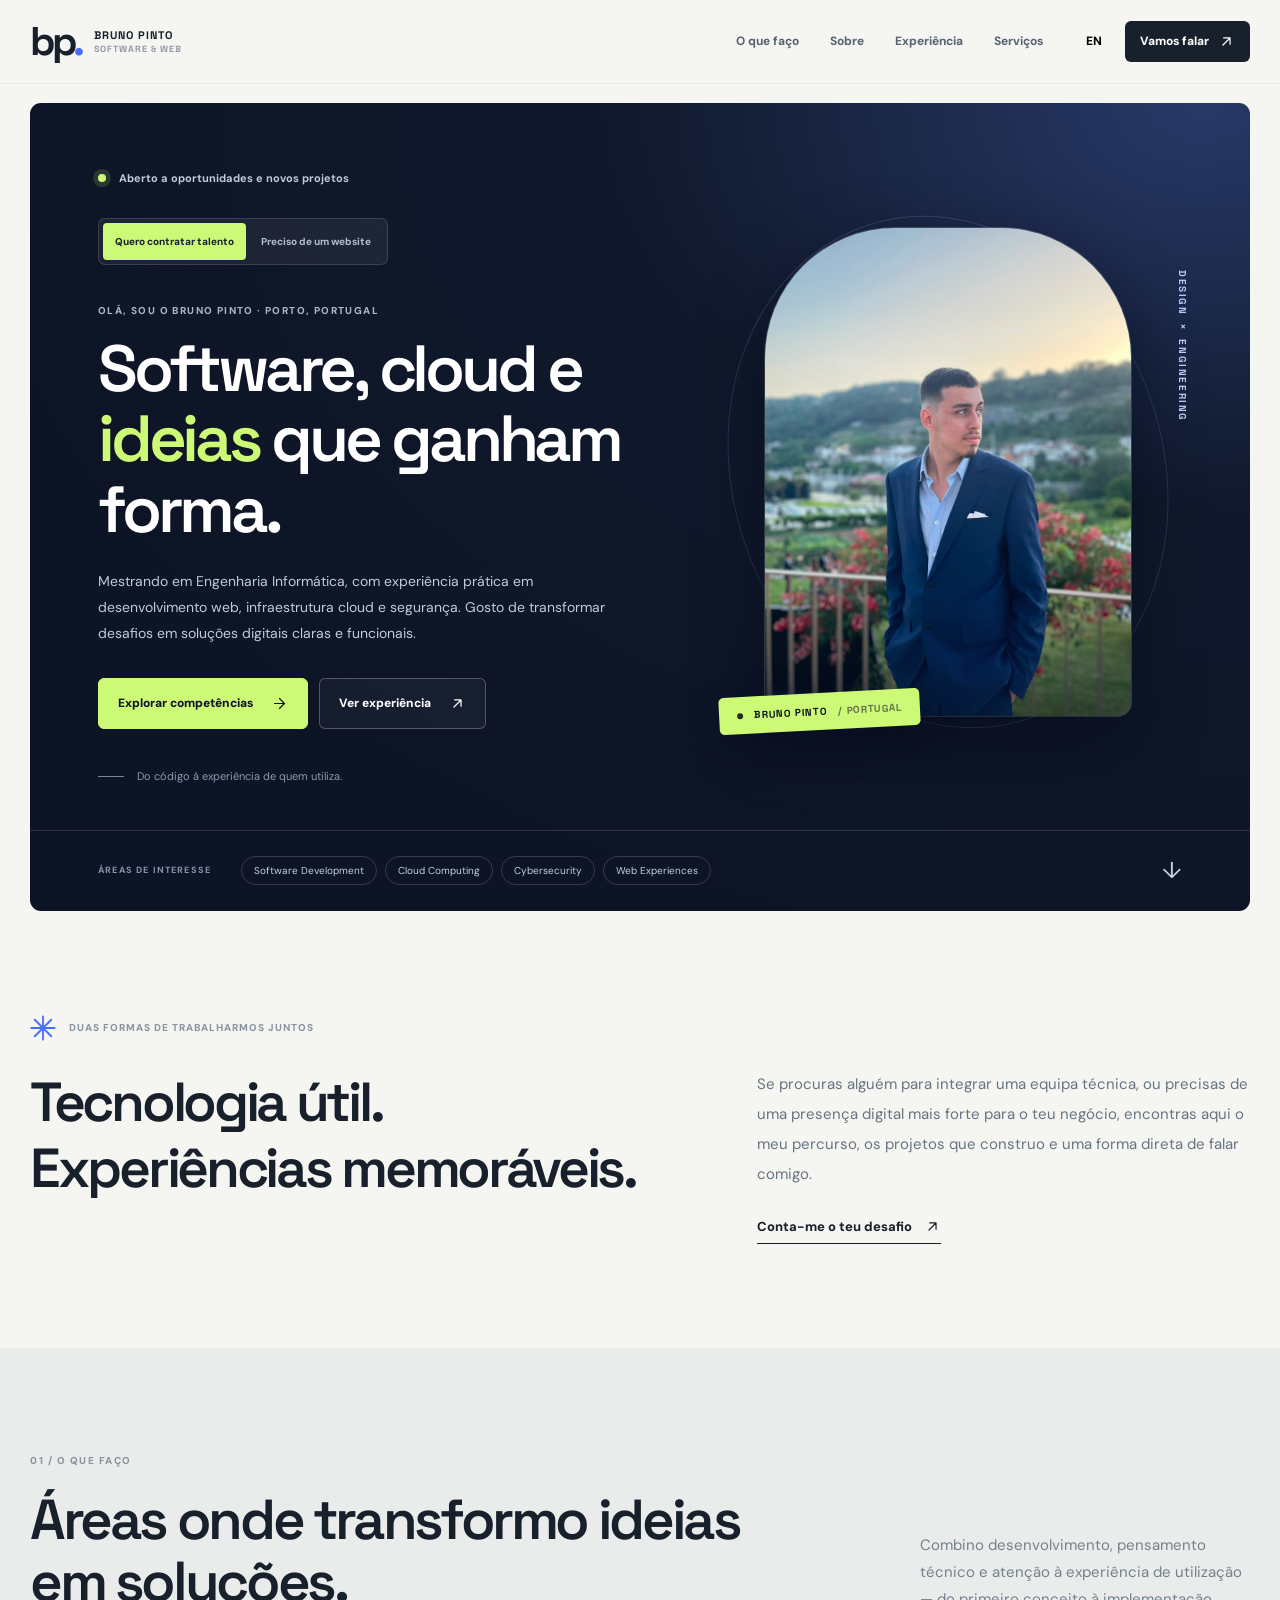
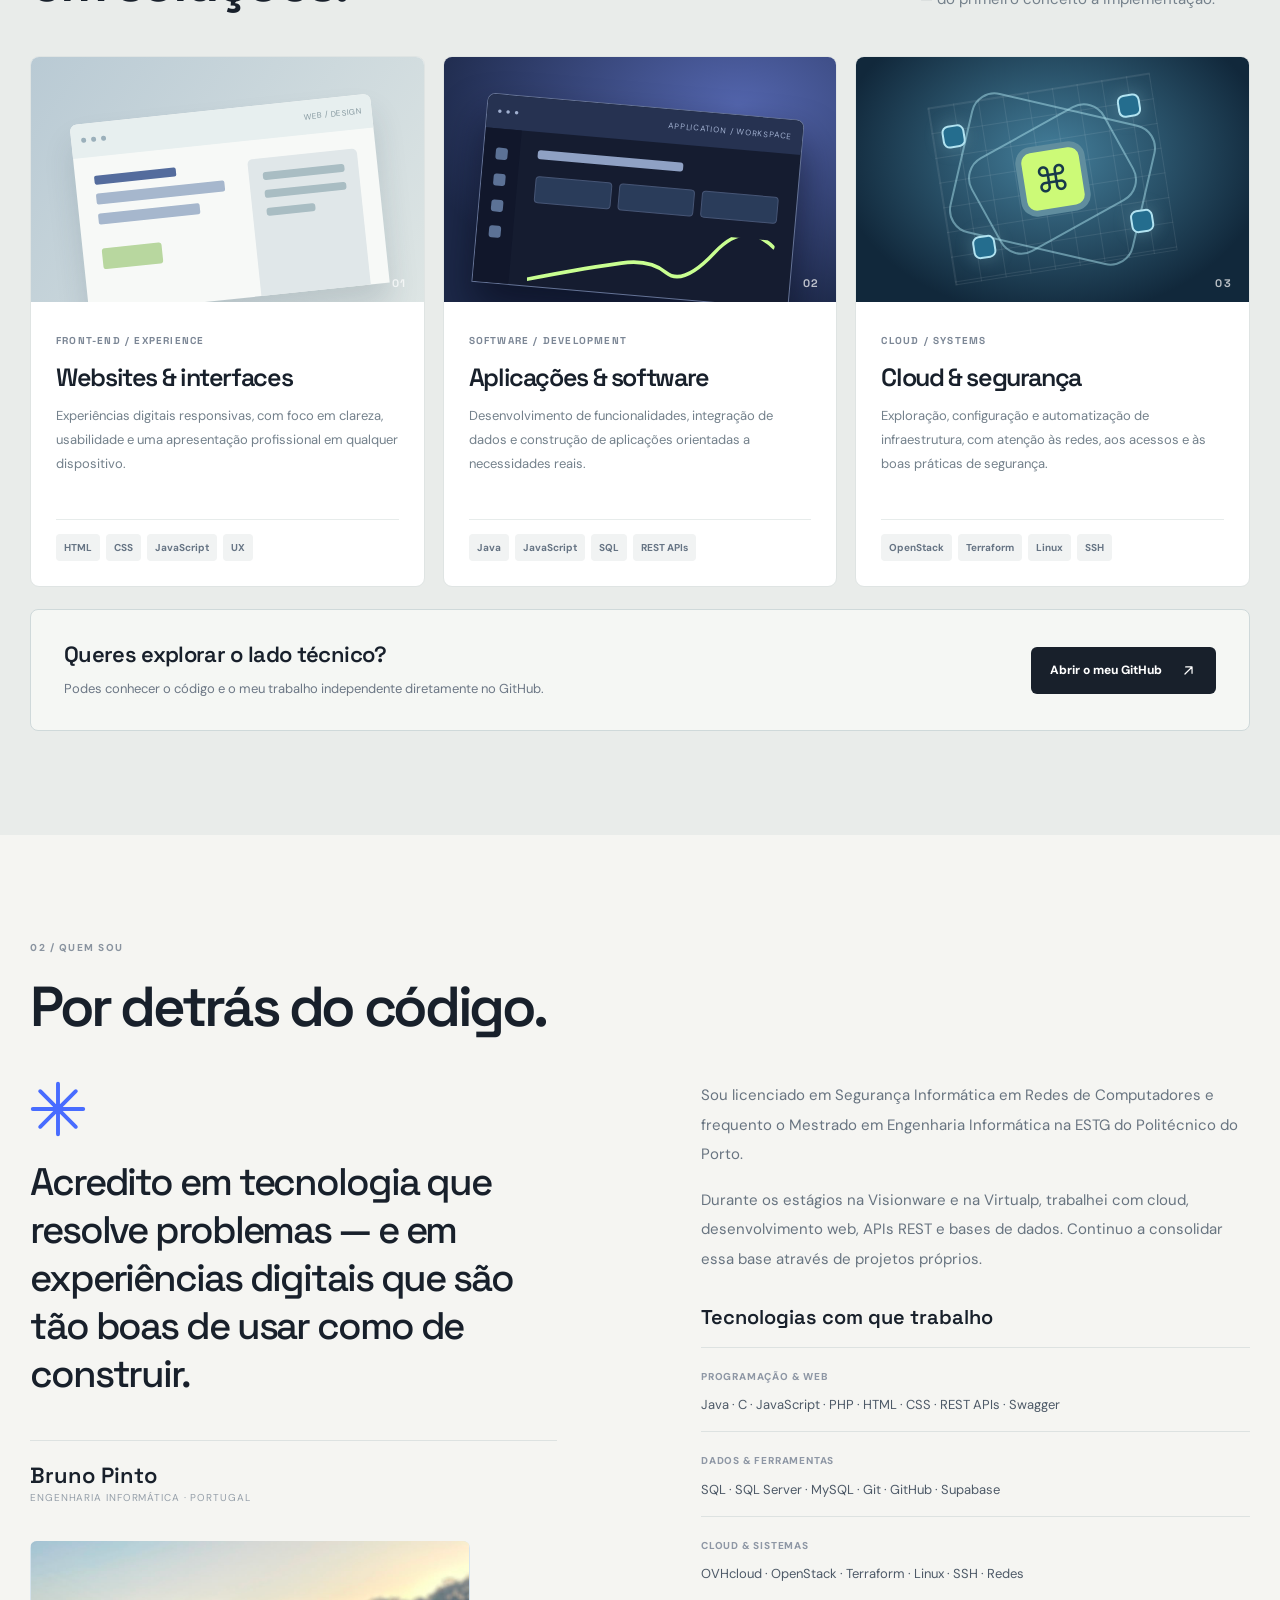
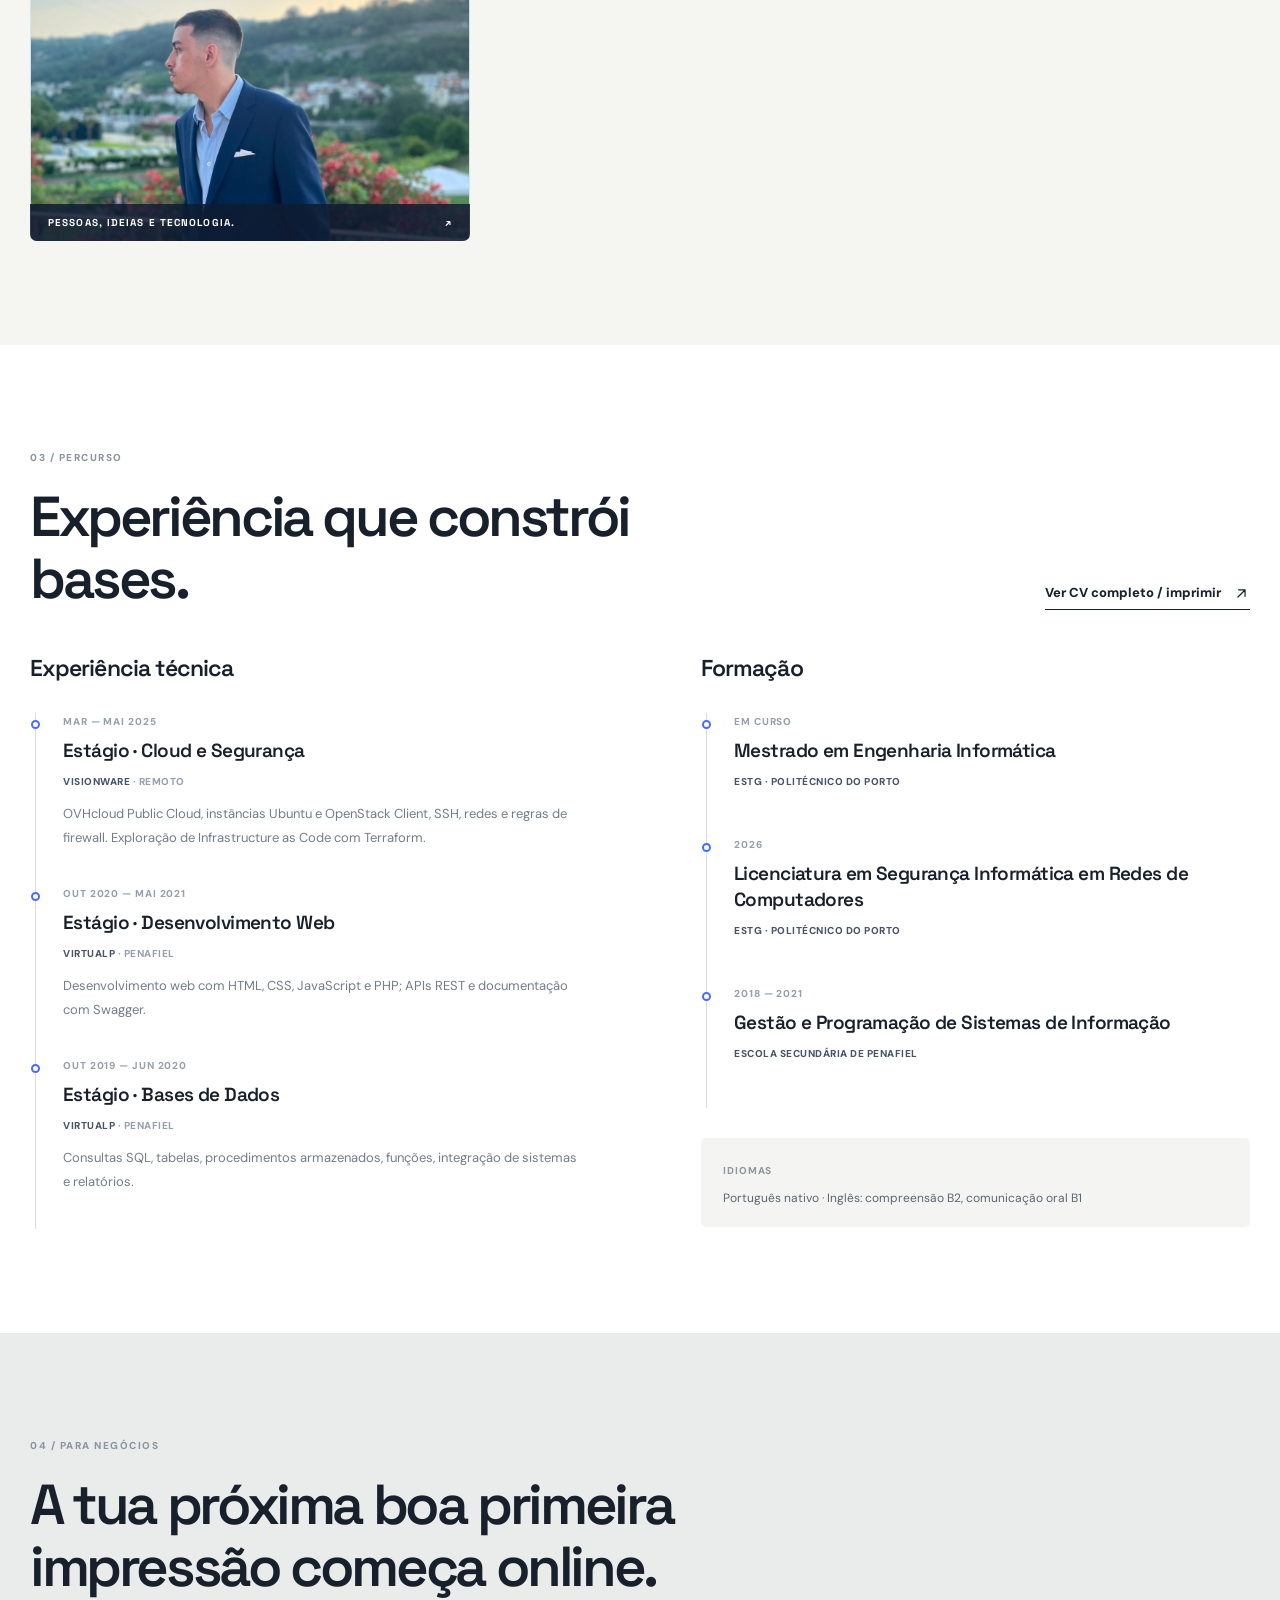
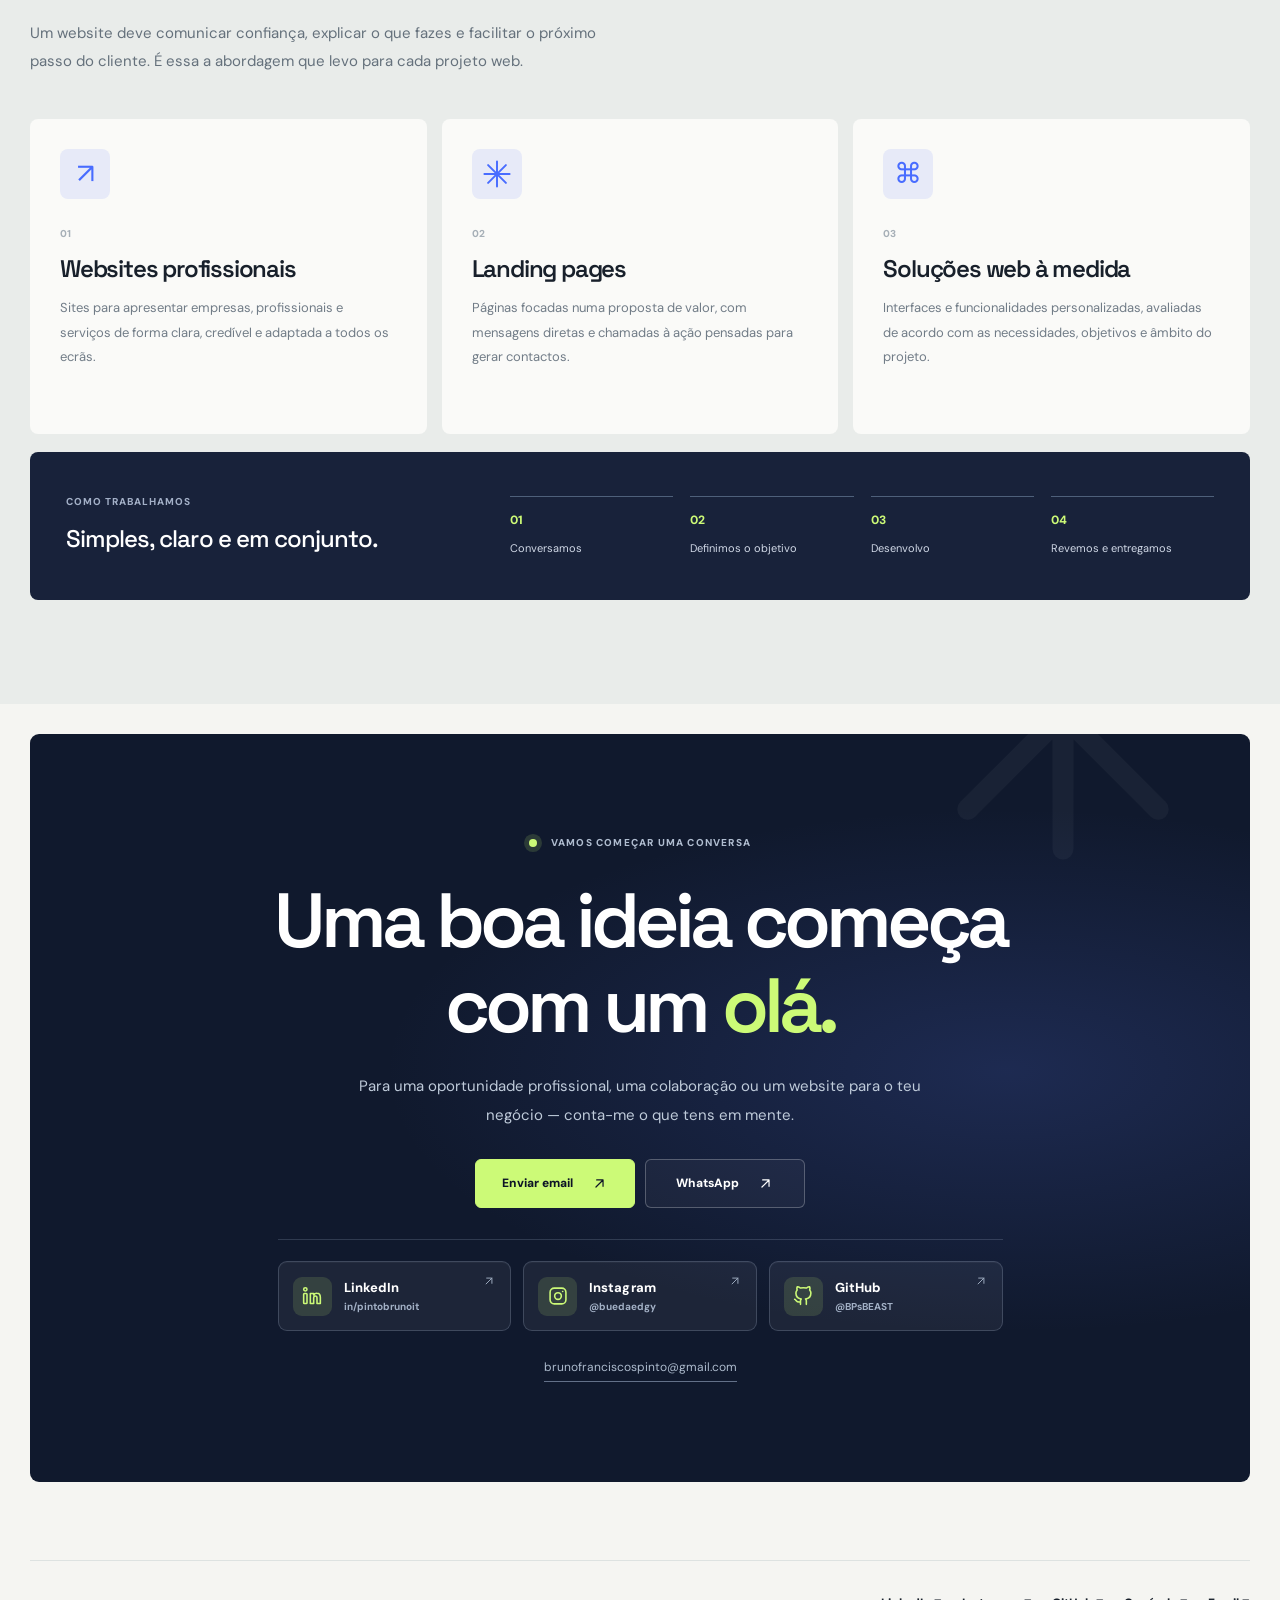
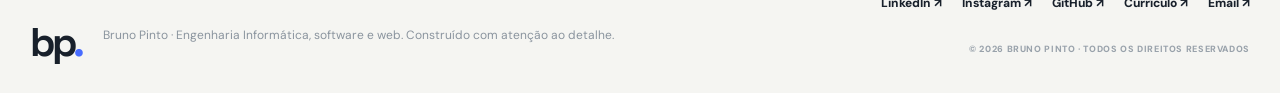
<file: index.html>
<!doctype html>
<html lang="pt-PT">
<head>
  <meta charset="utf-8">
  <meta name="viewport" content="width=device-width, initial-scale=1">
  <meta name="theme-color" content="#10182a">
  <meta name="description" content="Bruno Pinto — mestrando em Engenharia Informática. Portefólio em desenvolvimento web, software, cloud e cibersegurança. Conheça os projetos e entre em contacto.">
  <meta name="author" content="Bruno Pinto">
  <link rel="me" href="https://www.instagram.com/buedaedgy/">
  <link rel="me" href="https://www.linkedin.com/in/pintobrunoit/">
  <meta property="og:type" content="website">
  <meta property="og:locale" content="pt_PT">
  <meta property="og:title" content="Bruno Pinto — Software, Cloud & Web">
  <meta property="og:description" content="Portefólio de Bruno Pinto. Desenvolvimento de software, cloud, cibersegurança e websites para negócios.">
  <meta name="twitter:card" content="summary">
  <title>Bruno Pinto — Software, Cloud & Web</title>
  <link rel="icon" href="./bp-favicon.png?v=20261111" type="image/png"><link rel="apple-touch-icon" href="./bp-favicon.png?v=20261111">
  <link rel="preconnect" href="https://fonts.googleapis.com">
  <link rel="preconnect" href="https://fonts.gstatic.com" crossorigin>
  <link href="https://fonts.googleapis.com/css2?family=DM+Sans:wght@400;500;600;700&family=Space+Grotesk:wght@400;500;600;700&display=swap" rel="stylesheet">
  <link rel="stylesheet" href="./styles.css">
  <script type="application/ld+json">
  {"@context":"https://schema.org","@type":"Person","name":"Bruno Pinto","jobTitle":"Mestrando em Engenharia Informática","description":"Desenvolvimento de software, websites, cloud e cibersegurança","email":"mailto:brunofranciscospinto@gmail.com","url":"https://github.com/BPsBEAST","sameAs":["https://github.com/BPsBEAST","https://www.linkedin.com/in/pintobrunoit/","https://www.instagram.com/buedaedgy/"],"homeLocation":{"@type":"Place","name":"Penafiel, Porto, Portugal"},"alumniOf":{"@type":"CollegeOrUniversity","name":"Politécnico do Porto"}}
  </script>
</head>
<body>
  <a class="skip-link" href="#conteudo" data-i18n="skip">Saltar para o conteúdo</a>
  <svg class="icon-library" xmlns="http://www.w3.org/2000/svg" aria-hidden="true">
    <symbol id="i-arrow" viewBox="0 0 24 24"><path d="M5 12h14m-7-7 7 7-7 7" /></symbol>
    <symbol id="i-up-right" viewBox="0 0 24 24"><path d="M7 17 17 7M8 7h9v9" /></symbol>
    <symbol id="i-menu" viewBox="0 0 24 24"><path d="M4 7h16M4 12h16M4 17h16"/></symbol>
    <symbol id="i-x" viewBox="0 0 24 24"><path d="M5 5 19 19M19 5 5 19"/></symbol>
    <symbol id="i-mail" viewBox="0 0 24 24"><rect x="3" y="5" width="18" height="14" rx="2"/><path d="m4 7 8 6 8-6"/></symbol>
    <symbol id="i-code" viewBox="0 0 24 24"><path d="m8 5-6 7 6 7m8-14 6 7-6 7m-5 6 4-20"/></symbol>
    <symbol id="i-check" viewBox="0 0 24 24"><path d="m4 12 5 5L20 6"/></symbol>
    <symbol id="i-download" viewBox="0 0 24 24"><path d="M12 3v12m-5-5 5 5 5-5M4 17v3h16v-3"/></symbol>
    <symbol id="i-linkedin" viewBox="0 0 24 24"><rect x="2" y="9" width="4" height="12" rx="1"/><path d="M10 21v-12h4v1.8a4.4 4.4 0 0 1 4-2.1c3 0 4 1.9 4 5V21h-4v-6.5c0-1.6-.6-2.5-2-2.5s-2 1-2 2.5V21z"/><circle cx="4" cy="4" r="2"/></symbol>
    <symbol id="i-instagram" viewBox="0 0 24 24"><rect x="2.5" y="2.5" width="19" height="19" rx="5"/><circle cx="12" cy="12" r="4"/><circle cx="17.6" cy="6.6" r="1" fill="currentColor" stroke="none"/></symbol>
    <symbol id="i-github" viewBox="0 0 24 24"><path d="M9 19c-5 1.5-5-2.5-7-3m14 6v-3.87a3.37 3.37 0 0 0-.94-2.61c3.14-.35 6.44-1.54 6.44-7A5.44 5.44 0 0 0 20 4.77 5.07 5.07 0 0 0 19.91 1S18.73.65 16 2.48a13.38 13.38 0 0 0-7 0C6.27.65 5.09 1 5.09 1A5.07 5.07 0 0 0 5 4.77a5.44 5.44 0 0 0-1.5 3.78c0 5.42 3.3 6.61 6.44 7A3.37 3.37 0 0 0 9 18.13V22"/></symbol>
    <symbol id="i-spark" viewBox="0 0 40 40"><path d="M20 2v36M2 20h36M7.3 7.3l25.4 25.4M32.7 7.3 7.3 32.7" fill="none" stroke="currentColor" stroke-width="2.8" stroke-linecap="round"/></symbol>
  </svg>

  <header class="site-header" id="inicio">
    <div class="container nav-shell">
      <a class="brand" href="#inicio" aria-label="Bruno Pinto — início"><span class="brand-mark">bp<span>.</span></span><span class="brand-copy">BRUNO PINTO<span>SOFTWARE & WEB</span></span></a>
      <nav class="desktop-nav" aria-label="Navegação principal">
        <a href="#projetos" data-i18n="navProjects">O que faço</a>
        <a href="#sobre" data-i18n="navAbout">Sobre</a>
        <a href="#experiencia" data-i18n="navExperience">Experiência</a>
        <a href="#servicos" data-i18n="navServices">Serviços</a>
      </nav>
      <div class="nav-actions">
        <button class="language-button" id="lang-toggle" type="button" aria-label="Switch language to English">EN</button>
        <a class="button button-dark nav-contact" href="#contacto"><span data-i18n="navContact">Vamos falar</span><svg class="icon"><use href="#i-up-right"/></svg></a>
        <button class="menu-button" id="menu-button" type="button" aria-label="Abrir menu" aria-controls="mobile-nav" aria-expanded="false"><svg class="icon menu-open"><use href="#i-menu"/></svg><svg class="icon menu-close"><use href="#i-x"/></svg></button>
      </div>
    </div>
    <nav class="mobile-nav" id="mobile-nav" aria-label="Menu móvel" hidden>
      <a href="#projetos" data-i18n="navProjects">O que faço</a>
      <a href="#sobre" data-i18n="navAbout">Sobre</a>
      <a href="#experiencia" data-i18n="navExperience">Experiência</a>
      <a href="#servicos" data-i18n="navServices">Serviços</a>
      <a href="#contacto" data-i18n="navContact">Vamos falar</a>
    </nav>
  </header>

  <main id="conteudo">
    <section class="hero-wrap container" aria-labelledby="hero-title">
      <div class="hero">
        <div class="hero-noise" aria-hidden="true"></div>
        <div class="hero-grid">
          <div class="hero-content">
            <div class="eyebrow hero-eyebrow"><span class="live-dot"></span><span data-i18n="heroAvailability">Aberto a oportunidades e novos projetos</span></div>
            <div class="audience-switch" role="group" aria-label="Tipo de visita">
              <button class="audience-option is-active" type="button" data-mode="career" aria-pressed="true"><span data-i18n="modeCareer">Quero contratar talento</span></button>
              <button class="audience-option" type="button" data-mode="business" aria-pressed="false"><span data-i18n="modeBusiness">Preciso de um website</span></button>
            </div>
            <p class="hero-kicker" data-i18n="heroKicker">OLÁ, SOU O BRUNO PINTO <span class="kicker-line"></span> PORTO, PORTUGAL</p>
            <h1 id="hero-title" data-i18n="heroTitle">Software, cloud e <em>ideias</em> que ganham forma.</h1>
            <p class="hero-description" data-i18n="heroDescription">Mestrando em Engenharia Informática, com experiência prática em desenvolvimento web, infraestrutura cloud e segurança. Gosto de transformar desafios em soluções digitais claras e funcionais.</p>
            <div class="hero-cta">
              <a class="button button-accent" id="hero-primary" href="#projetos"><span data-i18n="heroPrimary">Explorar projetos</span><svg class="icon"><use href="#i-arrow"/></svg></a>
              <a class="button button-outline" id="hero-secondary" href="#experiencia"><span data-i18n="heroSecondary">Ver experiência</span><svg class="icon"><use href="#i-up-right"/></svg></a>
            </div>
            <div class="hero-footnote"><span class="footnote-line"></span><span data-i18n="heroNote">Do código à experiência de quem utiliza.</span></div>
          </div>

          <div class="hero-visual hero-visual-photo">
            <div class="photo-orbit" aria-hidden="true"></div>
            <div class="hero-photo-frame">
              <img src="./photo-front.svg" width="1200" height="1600" alt="Bruno Pinto, de fato azul, ao ar livre" fetchpriority="high" decoding="async">
              <div class="photo-image-shade"></div>
            </div>
            <div class="hero-photo-caption"><span class="photo-caption-dot"></span> BRUNO PINTO <span> / PORTUGAL</span></div>
            <div class="hero-photo-stripe" aria-hidden="true">DESIGN × ENGINEERING</div>
          </div>
        </div>
        <div class="hero-bottom">
          <span data-i18n="heroTagsIntro">ÁREAS DE INTERESSE</span>
          <div class="hero-tag-list"><span>Software Development</span><span>Cloud Computing</span><span>Cybersecurity</span><span>Web Experiences</span></div>
          <a href="#projetos" aria-label="Descer para os projetos" class="scroll-cue">↓</a>
        </div>
      </div>
    </section>

    <section class="intro-section section container reveal" aria-label="Apresentação">
      <div class="section-index"><span class="index-spark"><svg class="spark-glyph" viewBox="0 0 40 40" aria-hidden="true"><use href="#i-spark"/></svg></span><span data-i18n="introLabel">DUAS FORMAS DE TRABALHARMOS JUNTOS</span></div>
      <div class="intro-grid">
        <h2 data-i18n="introTitle">Tecnologia útil.<br><span class="text-muted">Experiências memoráveis.</span></h2>
        <div class="intro-copy">
          <p data-i18n="introBody">Se procuras alguém para integrar uma equipa técnica, ou precisas de uma presença digital mais forte para o teu negócio, encontras aqui o meu percurso, os projetos que construo e uma forma direta de falar comigo.</p>
          <a class="text-link" href="#contacto"><span data-i18n="introLink">Conta-me o teu desafio</span><svg class="icon"><use href="#i-up-right"/></svg></a>
        </div>
      </div>
    </section>

    <section class="projects-section section" id="projetos" aria-labelledby="projects-title">
      <div class="container">
        <div class="section-heading reveal">
          <div><p class="section-label">01 / <span data-i18n="projectsLabel">O QUE FAÇO</span></p><h2 id="projects-title" data-i18n="projectsTitle">Áreas onde transformo ideias em soluções<span class="accent-period">.</span></h2></div>
          <p class="section-heading-copy" data-i18n="projectsIntro">Combino desenvolvimento, pensamento técnico e atenção à experiência de utilização — do primeiro conceito à implementação.</p>
        </div>
        <div class="capabilities-grid">
          <article class="capability-card reveal">
            <div class="capability-art art-web" aria-hidden="true">
              <div class="abstract-web-window"><div class="abstract-web-top"><i></i><i></i><i></i><span>WEB / DESIGN</span></div><div class="abstract-web-columns"><div><b></b><strong></strong><strong></strong><small></small></div><aside><span></span><span></span><span></span></aside></div></div>
              <span class="capability-figure">01</span>
            </div>
            <div class="capability-copy"><span class="capability-type">FRONT-END / EXPERIENCE</span><h3 data-i18n="cap1Title">Websites & interfaces</h3><p data-i18n="cap1Body">Experiências digitais responsivas, com foco em clareza, usabilidade e uma apresentação profissional em qualquer dispositivo.</p><div class="capability-tags"><span>HTML</span><span>CSS</span><span>JavaScript</span><span>UX</span></div></div>
          </article>
          <article class="capability-card reveal">
            <div class="capability-art art-software" aria-hidden="true">
              <div class="abstract-app"><div class="abstract-app-top"><span>● ● ●</span><span>APPLICATION / WORKSPACE</span></div><div class="abstract-app-body"><div class="abstract-app-menu"><i></i><i></i><i></i><i></i></div><div class="abstract-app-screen"><div class="abstract-app-title"></div><div class="abstract-app-stats"><span></span><span></span><span></span></div><div class="abstract-app-chart"><svg viewBox="0 0 300 75" preserveAspectRatio="none"><path d="M0 64 Q36 55 58 50 T114 38 T170 44 T227 18 T300 8" fill="none" stroke="#c9ff91" stroke-width="4"/></svg></div></div></div></div>
              <span class="capability-figure">02</span>
            </div>
            <div class="capability-copy"><span class="capability-type">SOFTWARE / DEVELOPMENT</span><h3 data-i18n="cap2Title">Aplicações & software</h3><p data-i18n="cap2Body">Desenvolvimento de funcionalidades, integração de dados e construção de aplicações orientadas a necessidades reais.</p><div class="capability-tags"><span>Java</span><span>JavaScript</span><span>SQL</span><span>REST APIs</span></div></div>
          </article>
          <article class="capability-card reveal">
            <div class="capability-art art-infra" aria-hidden="true">
              <div class="abstract-network"><span class="network-node network-node-one"></span><span class="network-node network-node-two"></span><span class="network-node network-node-three"></span><span class="network-node network-node-four"></span><span class="network-core">⌘</span></div>
              <span class="capability-figure">03</span>
            </div>
            <div class="capability-copy"><span class="capability-type">CLOUD / SYSTEMS</span><h3 data-i18n="cap3Title">Cloud & segurança</h3><p data-i18n="cap3Body">Exploração, configuração e automatização de infraestrutura, com atenção às redes, aos acessos e às boas práticas de segurança.</p><div class="capability-tags"><span>OpenStack</span><span>Terraform</span><span>Linux</span><span>SSH</span></div></div>
          </article>
        </div>
        <div class="capabilities-footer reveal"><div><strong data-i18n="githubHeading">Queres explorar o lado técnico?</strong><p data-i18n="githubBody">Podes conhecer o código e o meu trabalho independente diretamente no GitHub.</p></div><a class="button button-dark" href="https://github.com/BPsBEAST" target="_blank" rel="noopener noreferrer"><span data-i18n="githubAction">Abrir o meu GitHub</span><svg class="icon"><use href="#i-up-right"/></svg></a></div>
      </div>
    </section>

    <section class="about-section section container" id="sobre" aria-labelledby="about-title">
      <div class="section-heading reveal"><div><p class="section-label">02 / <span data-i18n="aboutLabel">QUEM SOU</span></p><h2 id="about-title" data-i18n="aboutTitle">Por detrás do código<span class="accent-period">.</span></h2></div></div>
      <div class="about-layout"><div class="about-big-statement reveal"><span class="statement-asterisk"><svg class="spark-glyph" viewBox="0 0 40 40" aria-hidden="true"><use href="#i-spark"/></svg></span><p data-i18n="aboutStatement">Acredito em tecnologia que resolve problemas — e em experiências digitais que são tão boas de usar como de construir.</p><div class="about-signature"><span>Bruno Pinto</span><small data-i18n="aboutSignature">ENGENHARIA INFORMÁTICA · PORTUGAL</small></div><figure class="about-photo"><img src="./photo-side.svg" width="1200" height="1600" loading="lazy" decoding="async" alt="Bruno Pinto, de fato azul, num espaço exterior"><figcaption><span data-i18n="photoCaption">PESSOAS, IDEIAS E TECNOLOGIA.</span> <span>↗</span></figcaption></figure></div><div class="about-details reveal"><p data-i18n="aboutP1">Sou licenciado em Segurança Informática em Redes de Computadores e frequento o Mestrado em Engenharia Informática na ESTG do Politécnico do Porto.</p><p data-i18n="aboutP2">Durante os estágios na Visionware e na Virtualp, trabalhei com cloud, desenvolvimento web, APIs REST e bases de dados. Continuo a consolidar essa base através de projetos próprios.</p><div class="skills"><h3 data-i18n="skillsTitle">Tecnologias com que trabalho</h3><div class="skill-category"><span data-i18n="skillProgramming">Programação & web</span><p>Java · C · JavaScript · PHP · HTML · CSS · REST APIs · Swagger</p></div><div class="skill-category"><span data-i18n="skillData">Dados & ferramentas</span><p>SQL · SQL Server · MySQL · Git · GitHub · Supabase</p></div><div class="skill-category"><span data-i18n="skillCloud">Cloud & sistemas</span><p>OVHcloud · OpenStack · Terraform · Linux · SSH · Redes</p></div></div></div></div>
    </section>

    <section class="experience-section section" id="experiencia" aria-labelledby="experience-title"><div class="container"><div class="section-heading reveal"><div><p class="section-label">03 / <span data-i18n="experienceLabel">PERCURSO</span></p><h2 id="experience-title" data-i18n="experienceTitle">Experiência que constrói bases<span class="accent-period">.</span></h2></div><a class="text-link experience-cv" href="./cv.html"><span data-i18n="cvLink">Ver CV completo / imprimir</span><svg class="icon"><use href="#i-up-right"/></svg></a></div><div class="experience-layout"><div class="exp-column"><h3 data-i18n="expWork">Experiência técnica</h3><div class="timeline"><article class="timeline-item reveal"><div class="timeline-date">MAR — MAI 2025</div><div class="timeline-body"><h4 data-i18n="expVisionTitle">Estágio · Cloud e Segurança</h4><p class="timeline-place">VISIONWARE <span>· REMOTO</span></p><p data-i18n="expVisionBody">OVHcloud Public Cloud, instâncias Ubuntu e OpenStack Client, SSH, redes e regras de firewall. Exploração de Infrastructure as Code com Terraform.</p></div></article><article class="timeline-item reveal"><div class="timeline-date">OUT 2020 — MAI 2021</div><div class="timeline-body"><h4 data-i18n="expWebTitle">Estágio · Desenvolvimento Web</h4><p class="timeline-place">VIRTUALP <span>· PENAFIEL</span></p><p data-i18n="expWebBody">Desenvolvimento web com HTML, CSS, JavaScript e PHP; APIs REST e documentação com Swagger.</p></div></article><article class="timeline-item reveal"><div class="timeline-date">OUT 2019 — JUN 2020</div><div class="timeline-body"><h4 data-i18n="expDataTitle">Estágio · Bases de Dados</h4><p class="timeline-place">VIRTUALP <span>· PENAFIEL</span></p><p data-i18n="expDataBody">Consultas SQL, tabelas, procedimentos armazenados, funções, integração de sistemas e relatórios.</p></div></article></div></div><div class="exp-column education-column"><h3 data-i18n="educationTitle">Formação</h3><div class="timeline"><article class="timeline-item reveal"><div class="timeline-date" data-i18n="educationOngoing">EM CURSO</div><div class="timeline-body"><h4 data-i18n="educationMasters">Mestrado em Engenharia Informática</h4><p class="timeline-place" data-i18n="educationSchool">ESTG · POLITÉCNICO DO PORTO</p></div></article><article class="timeline-item reveal"><div class="timeline-date">2026</div><div class="timeline-body"><h4 data-i18n="educationDegree">Licenciatura em Segurança Informática em Redes de Computadores</h4><p class="timeline-place" data-i18n="educationSchool">ESTG · POLITÉCNICO DO PORTO</p></div></article><article class="timeline-item reveal"><div class="timeline-date">2018 — 2021</div><div class="timeline-body"><h4 data-i18n="educationSchoolCourse">Gestão e Programação de Sistemas de Informação</h4><p class="timeline-place" data-i18n="educationHighSchool">ESCOLA SECUNDÁRIA DE PENAFIEL</p></div></article></div><div class="languages-box"><span data-i18n="languagesLabel">IDIOMAS</span><p data-i18n="languagesContent">Português nativo · Inglês: compreensão B2, comunicação oral B1</p></div></div></div></div></section>

    <section class="services-section section" id="servicos" aria-labelledby="services-title"><div class="container"><div class="services-heading reveal"><p class="section-label">04 / <span data-i18n="servicesLabel">PARA NEGÓCIOS</span></p><h2 id="services-title" data-i18n="servicesTitle">A tua próxima boa primeira impressão começa online<span class="accent-period">.</span></h2><p data-i18n="servicesIntro">Um website deve comunicar confiança, explicar o que fazes e facilitar o próximo passo do cliente. É essa a abordagem que levo para cada projeto web.</p></div><div class="services-grid"><article class="service-card reveal"><div class="service-icon">↗</div><span class="service-index">01</span><h3 data-i18n="service1Title">Websites profissionais</h3><p data-i18n="service1Body">Sites para apresentar empresas, profissionais e serviços de forma clara, credível e adaptada a todos os ecrãs.</p></article><article class="service-card reveal"><div class="service-icon"><svg class="spark-glyph" viewBox="0 0 40 40" aria-hidden="true"><use href="#i-spark"/></svg></div><span class="service-index">02</span><h3 data-i18n="service2Title">Landing pages</h3><p data-i18n="service2Body">Páginas focadas numa proposta de valor, com mensagens diretas e chamadas à ação pensadas para gerar contactos.</p></article><article class="service-card reveal"><div class="service-icon">⌘</div><span class="service-index">03</span><h3 data-i18n="service3Title">Soluções web à medida</h3><p data-i18n="service3Body">Interfaces e funcionalidades personalizadas, avaliadas de acordo com as necessidades, objetivos e âmbito do projeto.</p></article></div><div class="process-block reveal"><div><span class="process-kicker" data-i18n="processLabel">COMO TRABALHAMOS</span><h3 data-i18n="processTitle">Simples, claro e em conjunto.</h3></div><div class="process-steps"><div><span>01</span><p data-i18n="process1">Conversamos</p></div><div><span>02</span><p data-i18n="process2">Definimos o objetivo</p></div><div><span>03</span><p data-i18n="process3">Desenvolvo</p></div><div><span>04</span><p data-i18n="process4">Revemos e entregamos</p></div></div></div></div></section>

    <section class="contact-section container" id="contacto" aria-labelledby="contact-title"><div class="contact-panel reveal"><div class="contact-decoration" aria-hidden="true"><svg class="spark-glyph" viewBox="0 0 40 40" aria-hidden="true"><use href="#i-spark"/></svg></div><p class="contact-kicker"><span class="live-dot"></span><span data-i18n="contactKicker">VAMOS COMEÇAR UMA CONVERSA</span></p><h2 id="contact-title" data-i18n="contactTitle">Uma boa ideia começa com um <em>olá.</em></h2><p data-i18n="contactBody">Para uma oportunidade profissional, uma colaboração ou um website para o teu negócio — conta-me o que tens em mente.</p><div class="contact-buttons"><a class="button button-accent" href="mailto:brunofranciscospinto@gmail.com?subject=Contacto%20atrav%C3%A9s%20do%20portef%C3%B3lio"><span data-i18n="emailAction">Enviar email</span><svg class="icon"><use href="#i-up-right"/></svg></a><a class="button button-outline" href="https://wa.me/351910546358" target="_blank" rel="noopener noreferrer"><span>WhatsApp</span><svg class="icon"><use href="#i-up-right"/></svg></a></div><div class="contact-socials" aria-label="Redes sociais e perfis profissionais">
  <a class="social-card" href="https://www.linkedin.com/in/pintobrunoit/" target="_blank" rel="noopener noreferrer" aria-label="Abrir perfil do Bruno Pinto no LinkedIn (nova janela)">
    <span class="social-icon"><svg class="icon" aria-hidden="true"><use href="#i-linkedin"/></svg></span>
    <span class="social-info"><strong>LinkedIn</strong><small>in/pintobrunoit</small></span>
    <svg class="icon social-arrow" aria-hidden="true"><use href="#i-up-right"/></svg>
  </a>
  <a class="social-card" href="https://www.instagram.com/buedaedgy/" target="_blank" rel="noopener noreferrer" aria-label="Abrir Instagram @buedaedgy (nova janela)">
    <span class="social-icon"><svg class="icon" aria-hidden="true"><use href="#i-instagram"/></svg></span>
    <span class="social-info"><strong>Instagram</strong><small>@buedaedgy</small></span>
    <svg class="icon social-arrow" aria-hidden="true"><use href="#i-up-right"/></svg>
  </a>
  <a class="social-card" href="https://github.com/BPsBEAST" target="_blank" rel="noopener noreferrer" aria-label="Abrir GitHub BPsBEAST (nova janela)">
    <span class="social-icon"><svg class="icon" aria-hidden="true"><use href="#i-github"/></svg></span>
    <span class="social-info"><strong>GitHub</strong><small>@BPsBEAST</small></span>
    <svg class="icon social-arrow" aria-hidden="true"><use href="#i-up-right"/></svg>
  </a></div><a class="email-display" href="mailto:brunofranciscospinto@gmail.com">brunofranciscospinto@gmail.com</a></div></section>
  </main>

  <footer class="site-footer"><div class="container footer-inner"><div class="footer-brand"><a class="brand-mark" href="#inicio">bp<span>.</span></a><p data-i18n="footerText">Bruno Pinto · Engenharia Informática, software e web.<br>Construído com atenção ao detalhe.</p></div><div class="footer-right"><div class="footer-links"><a href="https://www.linkedin.com/in/pintobrunoit/" target="_blank" rel="noopener noreferrer">LinkedIn ↗</a><a href="https://www.instagram.com/buedaedgy/" target="_blank" rel="noopener noreferrer">Instagram ↗</a><a href="https://github.com/BPsBEAST" target="_blank" rel="noopener noreferrer">GitHub ↗</a><a href="./cv.html">Currículo ↗</a><a href="mailto:brunofranciscospinto@gmail.com">Email ↗</a></div><span>© <span id="year">2026</span> BRUNO PINTO · <span data-i18n="footerRights">TODOS OS DIREITOS RESERVADOS</span></span></div></div></footer>
  <script src="./app.js" defer></script>
</body>
</html>
</file>
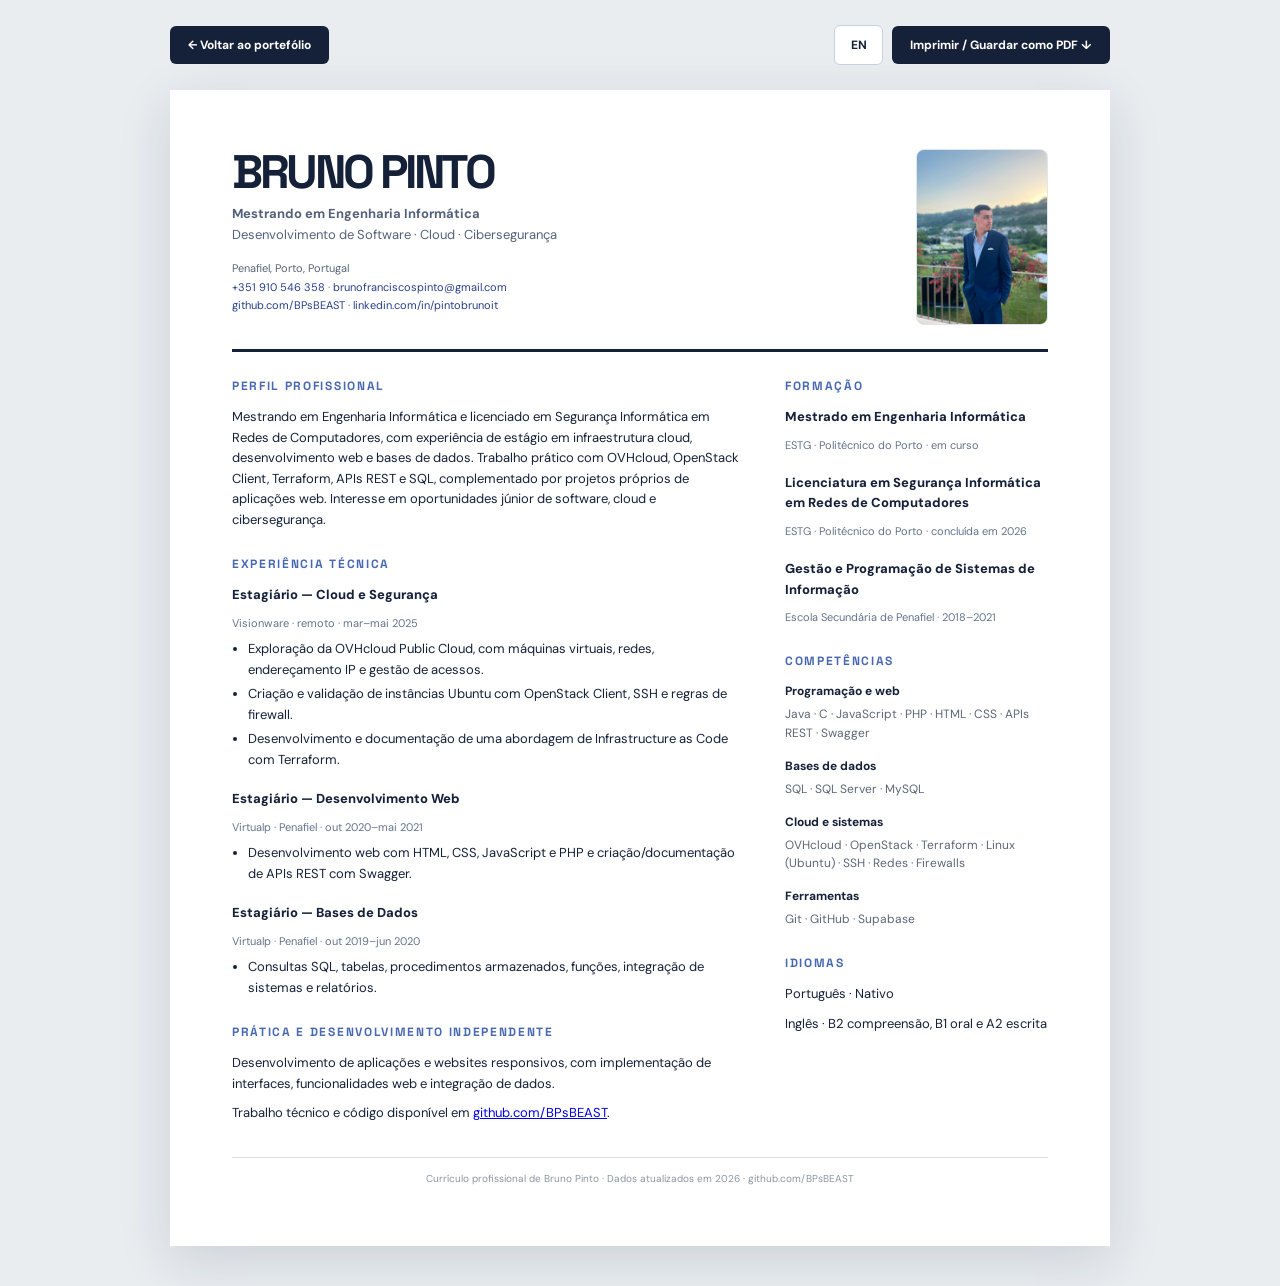
<file: cv.html>
<!doctype html><html lang="pt-PT"><head><meta charset="utf-8"><meta name="viewport" content="width=device-width,initial-scale=1"><meta name="theme-color" content="#152039"><meta name="robots" content="index,follow"><meta name="description" content="Currículo profissional de Bruno Pinto — Engenharia Informática, Cloud, Segurança e Desenvolvimento Web."><title>Currículo | Bruno Pinto</title><link rel="icon" href="./bp-favicon.png?v=20261111" type="image/png"><link rel="apple-touch-icon" href="./bp-favicon.png?v=20261111"><style>
@import url('https://fonts.googleapis.com/css2?family=DM+Sans:wght@400;500;600;700&family=Space+Grotesk:wght@500;600;700&display=swap');
*{box-sizing:border-box}body{margin:0;background:#e9edf0;color:#152039;font:13px/1.58 'DM Sans',Arial,sans-serif}.screen-actions{display:flex;justify-content:space-between;align-items:center;gap:15px;max-width:940px;margin:25px auto}.screen-actions a,.screen-actions button{background:#152039;color:white;padding:11px 18px;font:700 12px 'DM Sans',Arial,sans-serif;border:0;border-radius:6px;cursor:pointer;text-decoration:none}.screen-actions a:hover,.screen-actions button:hover{background:#4765db}.paper{background:white;width:min(calc(100% - 28px),940px);min-height:1120px;margin:0 auto 40px;box-shadow:0 15px 50px #15203922;padding:59px 62px}.heading{display:flex;justify-content:space-between;gap:25px;padding-bottom:24px;border-bottom:3px solid #152039}.heading h1{font:700 47px/1 'Space Grotesk',Arial,sans-serif;letter-spacing:-.07em;margin:0 0 8px}.heading p{margin:0;color:#54617a}.heading .contact{text-align:right;font-size:11px;line-height:1.85}.heading .contact a{color:#263f8a;text-decoration:none}.cols{display:grid;grid-template-columns:1.65fr .85fr;gap:42px}.block{margin-top:26px;break-inside:avoid}.block h2{font:700 12px 'Space Grotesk',Arial,sans-serif;text-transform:uppercase;letter-spacing:.14em;margin:0 0 13px;color:#4869b1}.block p{margin:0 0 9px}.entry{margin-bottom:19px;break-inside:avoid}.entry-title{font-weight:800;font-size:13px;margin:0}.entry-sub{color:#64738b;font-size:11px;margin:2px 0 7px!important}.entry ul{margin:7px 0 0 16px;padding:0}.entry li{margin:4px 0}.skill-group{margin-bottom:14px}.skill-group strong{display:block;margin-bottom:4px;font-size:12px}.skill-group p{color:#5d6776;font-size:12px}.project{margin:0 0 11px}.project strong{display:block}.project p{font-size:12px;color:#5c6878}.foot{border-top:1px solid #d7dfea;margin-top:24px;padding-top:13px;font-size:10px;color:#8a95a1;text-align:center}@media(max-width:650px){.screen-actions{margin:12px 14px}.paper{padding:30px 25px;min-height:0}.heading{display:block}.heading h1{font-size:40px}.heading .contact{text-align:left;margin-top:16px}.cols{grid-template-columns:1fr;gap:0}.block{margin-top:22px}}@media print{@page{size:A4;margin:12mm}body{background:white;-webkit-print-color-adjust:exact;print-color-adjust:exact}.screen-actions{display:none!important}.paper{width:100%;min-height:0;margin:0;box-shadow:none;padding:0}.cols{grid-template-columns:1.55fr .85fr;gap:24px}.heading h1{font-size:37px}.block{margin-top:18px}.entry{margin-bottom:12px}.foot{margin-top:13px}a{color:inherit!important}}

/* Curriculum photo — photo embedded to ensure it prints in downloaded PDFs */
.heading{align-items:flex-start;gap:22px}
.heading-main{flex:1;min-width:0}
.heading .contact{text-align:left;margin-top:14px;font-size:11px;line-height:1.7;color:#596576;overflow-wrap:anywhere}
.heading .contact a{color:#263f8a;text-decoration:none}
.heading .contact a:hover{text-decoration:underline}
.cv-photo{display:block;width:132px;height:176px;flex:none;object-fit:cover;object-position:50% 33%;border-radius:8px;border:1px solid #e0e6ed;background:#e9edf0}
@media(max-width:650px){.heading{display:flex;align-items:flex-start;gap:13px}.heading h1{font-size:clamp(26px,8vw,40px)}.cv-photo{width:90px;height:120px;border-radius:6px}.heading .contact{font-size:10px;line-height:1.55}}
@media print{
.heading{display:flex;align-items:flex-start;gap:16px;padding-bottom:15px}
.heading h1{font-size:35px}
.cv-photo{width:110px;height:147px;border-radius:5px;print-color-adjust:exact}
.heading .contact{font-size:10px;margin-top:9px;line-height:1.5}
.block{margin-top:15px}
.entry{margin-bottom:10px}
.entry li{margin:2px 0}
.foot{margin-top:8px}
}

/* Shared-language controls for online CV (hidden when printing) */
.screen-controls{display:flex;gap:9px;align-items:center;justify-content:flex-end}
.screen-actions #cv-lang-toggle{min-width:49px;padding:11px 13px;background:#fff;color:#152039;border:1px solid #c7d0dd}
.screen-actions #cv-lang-toggle:hover{background:#dfe8ff;border-color:#4765db}
.screen-actions a:focus-visible,.screen-actions button:focus-visible{outline:3px solid #4765db;outline-offset:3px}
@media(max-width:650px){.screen-actions{gap:7px}.screen-controls{gap:7px}.screen-actions a,.screen-actions button{font-size:10px;padding:10px 8px}.screen-actions #cv-lang-toggle{min-width:40px;padding:10px 8px}}
@media print{.screen-controls,.screen-actions{display:none!important}}
</style><script src="./cv-i18n.js" defer></script></head><body><div class="screen-actions"><a id="cv-back" href="./index.html">← Voltar ao portefólio</a><div class="screen-controls"><button id="cv-lang-toggle" type="button" aria-label="Switch résumé to English" title="Switch to English">EN</button><button id="print" type="button" onclick="window.print()">Imprimir / Guardar como PDF ↓</button></div></div><main class="paper"><header class="heading"><div class="heading-main"><h1>BRUNO PINTO</h1><p><strong>Mestrando em Engenharia Informática</strong></p><p>Desenvolvimento de Software · Cloud · Cibersegurança</p><div class="contact">Penafiel, Porto, Portugal<br><a href="tel:+351910546358">+351 910 546 358</a> · <a href="mailto:brunofranciscospinto@gmail.com">brunofranciscospinto@gmail.com</a><br><a href="https://github.com/BPsBEAST">github.com/BPsBEAST</a> · <a href="https://www.linkedin.com/in/pintobrunoit/">linkedin.com/in/pintobrunoit</a></div></div><img class="cv-photo" src="[data-uri]" width="132" height="176" alt="Fotografia de Bruno Pinto, de frente" decoding="sync"></header><div class="cols"><div><section class="block"><h2>Perfil profissional</h2><p>Mestrando em Engenharia Informática e licenciado em Segurança Informática em Redes de Computadores, com experiência de estágio em infraestrutura cloud, desenvolvimento web e bases de dados. Trabalho prático com OVHcloud, OpenStack Client, Terraform, APIs REST e SQL, complementado por projetos próprios de aplicações web. Interesse em oportunidades júnior de software, cloud e cibersegurança.</p></section><section class="block"><h2>Experiência técnica</h2><div class="entry"><p class="entry-title">Estagiário — Cloud e Segurança</p><p class="entry-sub">Visionware · remoto · mar–mai 2025</p><ul><li>Exploração da OVHcloud Public Cloud, com máquinas virtuais, redes, endereçamento IP e gestão de acessos.</li><li>Criação e validação de instâncias Ubuntu com OpenStack Client, SSH e regras de firewall.</li><li>Desenvolvimento e documentação de uma abordagem de Infrastructure as Code com Terraform.</li></ul></div><div class="entry"><p class="entry-title">Estagiário — Desenvolvimento Web</p><p class="entry-sub">Virtualp · Penafiel · out 2020–mai 2021</p><ul><li>Desenvolvimento web com HTML, CSS, JavaScript e PHP e criação/documentação de APIs REST com Swagger.</li></ul></div><div class="entry"><p class="entry-title">Estagiário — Bases de Dados</p><p class="entry-sub">Virtualp · Penafiel · out 2019–jun 2020</p><ul><li>Consultas SQL, tabelas, procedimentos armazenados, funções, integração de sistemas e relatórios.</li></ul></div></section><section class="block"><h2>Prática e desenvolvimento independente</h2><p>Desenvolvimento de aplicações e websites responsivos, com implementação de interfaces, funcionalidades web e integração de dados.</p><p>Trabalho técnico e código disponível em <a href="https://github.com/BPsBEAST">github.com/BPsBEAST</a>.</p></section></div><aside><section class="block"><h2>Formação</h2><div class="entry"><p class="entry-title">Mestrado em Engenharia Informática</p><p class="entry-sub">ESTG · Politécnico do Porto · em curso</p></div><div class="entry"><p class="entry-title">Licenciatura em Segurança Informática em Redes de Computadores</p><p class="entry-sub">ESTG · Politécnico do Porto · concluída em 2026</p></div><div class="entry"><p class="entry-title">Gestão e Programação de Sistemas de Informação</p><p class="entry-sub">Escola Secundária de Penafiel · 2018–2021</p></div></section><section class="block"><h2>Competências</h2><div class="skill-group"><strong>Programação e web</strong><p>Java · C · JavaScript · PHP · HTML · CSS · APIs REST · Swagger</p></div><div class="skill-group"><strong>Bases de dados</strong><p>SQL · SQL Server · MySQL</p></div><div class="skill-group"><strong>Cloud e sistemas</strong><p>OVHcloud · OpenStack · Terraform · Linux (Ubuntu) · SSH · Redes · Firewalls</p></div><div class="skill-group"><strong>Ferramentas</strong><p>Git · GitHub · Supabase</p></div></section><section class="block"><h2>Idiomas</h2><p>Português · Nativo</p><p>Inglês · B2 compreensão, B1 oral e A2 escrita</p></section></aside></div><div class="foot">Currículo profissional de Bruno Pinto · Dados atualizados em 2026 · <span>github.com/BPsBEAST</span></div></main></body></html>
</file>
<file: styles.css>
@import url('https://fonts.googleapis.com/css2?family=DM+Sans:wght@400;500;600;700;800&family=Space+Grotesk:wght@400;500;600;700&display=swap');
:root{--paper:#f5f5f2;--ink:#18202b;--navy:#0d1426;--lime:#ccfa77;--blue:#486cff;--mute:#77808d;--line:#dde2e1;--display:'Space Grotesk',sans-serif}
*,*:before,*:after{box-sizing:border-box}html{scroll-behavior:smooth;scroll-padding-top:90px}body{margin:0;font:15px/1.7 'DM Sans',sans-serif;background:var(--paper);color:var(--ink);-webkit-font-smoothing:antialiased;overflow-x:hidden}a{color:inherit;text-decoration:none}button{font:inherit;cursor:pointer}button,a{-webkit-tap-highlight-color:transparent}a:focus-visible,button:focus-visible{outline:3px solid #719aff;outline-offset:3px}::selection{background:var(--lime);color:var(--navy)}.container{width:min(calc(100% - 60px),1230px);margin:auto}.icon-library{position:absolute;width:0;height:0;overflow:hidden}.icon{width:17px;height:17px;stroke:currentColor;fill:none;stroke-width:1.7;stroke-linecap:round;stroke-linejoin:round}.skip-link{position:fixed;left:20px;top:-100px;z-index:200;background:white;padding:10px 20px}.skip-link:focus{top:10px}
.site-header{position:sticky;top:0;z-index:50;background:rgba(245,245,242,.96);backdrop-filter:blur(18px);border-bottom:1px solid #e8eae9;height:84px}.nav-shell{height:100%;display:flex;align-items:center;gap:35px}.brand{display:flex;align-items:center;gap:13px;white-space:nowrap}.brand-mark{font:700 40px/.9 var(--display);letter-spacing:-.11em}.brand-mark span,.accent-period{color:var(--blue)}.brand-copy{display:flex;flex-direction:column;font:700 11px/1.5 var(--display);letter-spacing:.09em}.brand-copy span{font-size:9px;color:#9099a5}.desktop-nav{display:flex;gap:31px;margin-left:auto}.desktop-nav a{font-size:12px;font-weight:700;color:#566271}.desktop-nav a:hover{color:var(--blue)}.nav-actions{display:flex;align-items:center;gap:15px}.language-button{border:0;background:none;font-size:12px;font-weight:800;padding:8px}.button{display:inline-flex;gap:18px;align-items:center;justify-content:center;padding:15px 19px;border-radius:6px;font-size:12px;font-weight:800;line-height:1.4;white-space:nowrap;transition:transform .2s,background .2s}.button:hover{transform:translateY(-3px)}.button-dark{color:white;background:var(--ink)}.button-accent{background:var(--lime);color:var(--navy);border:1px solid var(--lime)}.button-accent:hover{background:#e5ffbb}.button-outline{color:white;border:1px solid rgba(255,255,255,.25);background:rgba(255,255,255,.04)}.button-outline:hover{background:rgba(255,255,255,.14)}.nav-contact{gap:9px;padding:12px 15px}.menu-button{display:none;border:0;border-radius:6px;background:#e4e8e6;width:40px;height:40px;align-items:center;justify-content:center}.menu-close{display:none}.menu-button[aria-expanded=true] .menu-close{display:block}.menu-button[aria-expanded=true] .menu-open{display:none}.mobile-nav[hidden]{display:none!important}.mobile-nav{background:var(--paper);padding:13px 28px 26px;box-shadow:0 19px 20px #0001}.mobile-nav:not([hidden]){display:flex;flex-direction:column}.mobile-nav a{padding:10px;font-weight:700}
.hero-wrap{padding-top:19px}.hero{border-radius:11px;background:radial-gradient(ellipse at 96% 0%,#283968 0%,#10192c 35%,#0d1426 76%);color:white;position:relative;overflow:hidden}.hero:after{position:absolute;inset:0;content:"";opacity:.2;background:radial-gradient(#a2b2d2 .5px,transparent .5px);background-size:8px 8px;mask-image:linear-gradient(90deg,transparent 45%,#000)}.hero-grid{display:grid;grid-template-columns:1.12fr .88fr;gap:20px;align-items:center;min-height:620px;padding:66px 68px 44px;position:relative;z-index:1}.hero-content{min-width:0}.eyebrow{font-size:11px;color:#c1cbd8;display:flex;align-items:center;gap:13px;font-weight:700}.live-dot{width:8px;height:8px;border-radius:50%;background:var(--lime);box-shadow:0 0 0 5px #cafa7725;display:inline-block;flex:none}.audience-switch{display:inline-flex;max-width:100%;padding:4px;border:1px solid #ffffff22;border-radius:7px;gap:3px;background:#ffffff10;margin:30px 0 37px}.audience-option{border:0;border-radius:4px;background:none;color:#afbcd0;padding:10px 12px;font-size:10px;font-weight:800}.audience-option.is-active{background:var(--lime);color:#18222b}.hero-kicker{font-size:10px;letter-spacing:.14em;color:#a8b6c9;font-weight:800;display:flex;align-items:center;flex-wrap:wrap;gap:12px;margin:0 0 15px}.kicker-line{display:inline-block;width:25px;height:1px;background:#71809b}.hero h1{font:600 clamp(43px,5.1vw,72px)/1.08 var(--display);letter-spacing:-.065em;max-width:730px;margin:0 0 24px}.hero h1 em{font-style:normal;color:var(--lime)}.hero-description{font-size:14px;color:#c0cbd9;line-height:1.85;max-width:535px;margin:0}.hero-cta{display:flex;gap:11px;flex-wrap:wrap;margin-top:31px}.hero-cta .button{min-height:51px}.hero-footnote{display:flex;align-items:center;gap:13px;font-size:11px;color:#8b9ab2;margin-top:38px}.footnote-line{width:26px;height:1px;background:#77869c}.hero-visual{position:relative;min-height:420px;display:grid;place-items:center;isolation:isolate}.visual-orbit{position:absolute;border:1px solid #ffffff14;border-radius:50%}.visual-orbit-one{height:520px;width:520px;transform:rotate(25deg) scaleX(.9)}.visual-orbit-two{height:360px;width:360px;transform:rotate(-25deg) scaleX(.8)}.visual-caption{position:absolute;font-size:8px;letter-spacing:.13em;color:#8397b6;display:flex;gap:10px;align-items:center}.visual-caption-top{top:10px;right:0}.visual-caption-bottom{left:22px;right:0;bottom:8px;justify-content:space-between}.signal{width:6px;height:6px;background:var(--lime);border-radius:50%}.line-small{width:25px;height:1px;background:#90a1ba}.visual-window{width:min(100%,430px);border-radius:9px;overflow:hidden;background:#e9ece7;box-shadow:0 25px 65px #0007;transform:rotate(-4deg);transition:transform .35s;position:relative;z-index:2}.visual-window:hover{transform:rotate(-1deg) translateY(-4px)}.window-top{background:#f4f6f0;padding:11px 14px;color:#718091;display:flex;justify-content:space-between;align-items:center;font-size:9px;border-bottom:1px solid #ccd0cd}.window-dots{display:flex;gap:5px}.window-dots i{display:block;background:#c3c8c7;width:6px;height:6px;border-radius:50%}.window-plus{font-size:16px}.window-body{display:grid;grid-template-columns:1.1fr .9fr;min-height:310px}.window-left{padding:29px 17px 20px 24px;color:#21283b;display:flex;flex-direction:column}.window-mini-label{font-size:8px;letter-spacing:.11em;font-weight:800;color:#8894a3}.window-statement{font:700 clamp(36px,3.8vw,57px)/1.02 var(--display);letter-spacing:-.07em;margin-top:29px}.window-statement span{color:#4a66ea}.window-rule{height:1px;background:#b8becb;margin-top:auto}.window-footer{display:flex;justify-content:space-between;gap:8px;margin-top:9px;font-size:7px;font-weight:800;color:#8490a0}.window-right{position:relative;background:#3546cc;display:grid;place-items:center;overflow:hidden}.window-right:after{content:"";position:absolute;inset:0;background:linear-gradient(#fff2 1px,transparent 1px),linear-gradient(90deg,#fff2 1px,transparent 1px);background-size:32px 32px}.cube{position:absolute;width:100px;height:100px;transform:rotate(35deg) skew(-12deg,-12deg);border:1px solid #fff9}.cube-front{z-index:2;background:linear-gradient(140deg,#becaf8,#566de2,#2836ad);transform:rotate(35deg) skew(-12deg,-12deg) translate(17px,-13px)}.cube-back{transform:rotate(35deg) skew(-12deg,-12deg) translate(-15px,20px)}.cube-shine{position:absolute;width:190px;height:190px;border:1px solid #ffffff33;border-radius:50%}.cube-cross{position:absolute;color:#e5ebff;z-index:3}.cross-one{top:30px;right:30px}.cross-two{bottom:30px;left:30px}.floating-note{position:absolute;z-index:5;right:-12px;bottom:35px;background:#f2f5f0;color:#223047;padding:11px 13px;border-radius:6px;font-size:10px;font-weight:800;box-shadow:0 12px 27px #0004;display:flex;align-items:center;gap:9px;transform:rotate(4deg)}.note-dot{width:7px;height:7px;background:#50d393;border-radius:50%}.hero-bottom{position:relative;z-index:2;border-top:1px solid #ffffff21;padding:18px 68px;min-height:81px;display:flex;align-items:center;gap:30px}.hero-bottom>span{font-size:9px;letter-spacing:.13em;color:#8494ad;font-weight:800;white-space:nowrap}.hero-tag-list{display:flex;flex-wrap:wrap;gap:8px}.hero-tag-list span{font-size:10px;color:#c4cfe0;border:1px solid #ffffff2b;border-radius:30px;padding:5px 12px}.scroll-cue{margin-left:auto;font-size:23px;color:#c4d2e2}
.section{padding:104px 0}.section-label{font-size:10px;color:#8a94a0;font-weight:800;letter-spacing:.15em;margin:0 0 20px}.section-heading{display:flex;align-items:end;justify-content:space-between;gap:40px;margin-bottom:43px}.section-heading h2,.services-heading h2{font:600 clamp(37px,4.4vw,60px)/1.1 var(--display);letter-spacing:-.06em;max-width:760px;margin:0}.section-heading-copy{max-width:330px;color:#74808b;line-height:1.8;margin:0}.text-link{display:inline-flex;align-items:center;gap:12px;border-bottom:1px solid currentColor;font-weight:800;font-size:13px;padding-bottom:5px}.text-link:hover{color:var(--blue)}.section-index{color:#8a94a0;font-size:10px;font-weight:800;letter-spacing:.1em;display:flex;align-items:center;gap:13px;margin-bottom:28px}.index-spark{font-size:25px;color:var(--blue)}.intro-grid{display:grid;grid-template-columns:1fr .8fr;gap:9%}.intro-grid h2{font:600 clamp(34px,4.3vw,55px)/1.2 var(--display);letter-spacing:-.06em;margin:0}.text-muted{color:#a1aab0}.intro-copy p{color:#677481;line-height:2;margin:0 0 25px}.projects-section,.services-section{background:#e9ecea}.project-grid{display:grid;grid-template-columns:1fr 1fr;gap:22px}.project-card{background:white;border:1px solid #e0e6e6;border-radius:9px;overflow:hidden;transition:transform .25s,box-shadow .25s}.project-card:hover{transform:translateY(-5px);box-shadow:0 25px 50px #15213d15}.project-card-large,.project-card-full{grid-column:span 2}.project-art{height:300px;overflow:hidden;position:relative;display:grid;place-items:center;isolation:isolate}.project-card-large .project-art,.project-card-full .project-art{height:380px}.art-number{position:absolute;bottom:17px;right:25px;color:#fffa;font-size:11px;letter-spacing:.12em}.project-info{padding:27px 29px 28px}.project-meta,.project-bottom{display:flex;align-items:center;justify-content:space-between;gap:16px}.project-meta{font-size:10px;color:#8d97a4;letter-spacing:.1em;font-weight:800}.project-title-row{display:flex;align-items:center;justify-content:space-between;gap:15px;margin-top:12px}.project-title-row h3{font:600 clamp(23px,2.5vw,32px)/1.2 var(--display);letter-spacing:-.05em;margin:0}.project-corner{font-size:26px;color:#9da8b2}.project-info>p{font-size:13px;line-height:1.9;color:#737c87;margin:15px 0 22px;min-height:55px;max-width:770px}.project-bottom{border-top:1px solid #e8eded;padding-top:17px;flex-wrap:wrap}.tags{display:flex;flex-wrap:wrap;gap:7px}.tags span{font-size:10px;font-weight:700;background:#f0f2f3;padding:6px 9px;border-radius:4px;color:#6e7785}.project-link{display:flex;align-items:center;gap:7px;font-size:11px;font-weight:800}.project-link:hover{color:var(--blue)}.projects-footer{display:flex;align-items:center;justify-content:space-between;gap:20px;margin-top:31px;font-size:13px;color:#72808a}
.art-training{background:linear-gradient(120deg,#a8bea7,#ede4d5)}.mock-browser{position:absolute;top:24px;left:10%;right:10%;height:29px;background:#e8ece6;color:#6a7f73;border-radius:6px 6px 0 0;display:flex;justify-content:space-between;align-items:center;padding:0 14px;font-size:9px}.training-preview{position:relative;top:15px;width:80%;height:300px;background:#efebd9;box-shadow:0 25px 50px #21433423;overflow:hidden;padding:41px 6%;color:#244b39}.training-preview:before{content:"";position:absolute;right:-18%;top:-30%;height:155%;width:65%;border-radius:50%;background:linear-gradient(150deg,#bbd3b3,#2c6d56);transform:rotate(25deg)}.training-eyebrow{position:relative;z-index:1;letter-spacing:.14em;font-size:10px;font-weight:800}.training-preview strong{position:relative;z-index:1;display:block;font:700 clamp(35px,5vw,65px)/.97 var(--display);letter-spacing:-.07em;margin:28px 0 17px}.training-preview strong i{font-style:normal;color:#85a77d}.training-pills{display:flex;gap:7px;position:relative;z-index:1}.training-pills span{font-size:8px;padding:5px 10px;border:1px solid #88ab91;border-radius:20px}.training-cta{position:absolute;right:5%;bottom:25px;font-size:9px;color:white;font-weight:800;z-index:1}.training-cta span{margin-left:10px}
.art-gym{background:radial-gradient(ellipse at 60% 15%,#4b4d7e,#181c33 70%)}.gym-preview{width:80%;height:240px;display:flex;transform:rotate(-5deg) translateY(25px);border-radius:12px 12px 0 0;border:1px solid #444961;background:#171b30;color:white;box-shadow:0 20px 50px #0006;overflow:hidden}.gym-sidebar{display:flex;flex-direction:column;align-items:center;gap:22px;width:49px;background:#111728;padding-top:18px;color:#69748e}.gym-logo{font:700 21px var(--display);color:#cafa88}.gym-ui{flex:1;padding:18px;min-width:0}.gym-top{display:flex;justify-content:space-between;font-size:9px;letter-spacing:.06em}.gym-top b{color:#bef1a1}.gym-chart-title{font:600 16px var(--display);margin-top:22px}.gym-chart{height:105px;margin-top:8px}.gym-chart svg{height:100%;width:100%}.gym-rows{display:flex;justify-content:space-between;gap:5px;font-size:7px;color:#8e98b2}
.art-games{background:radial-gradient(ellipse at 65% 0,#4955ac,#121a36 70%)}.games-preview{transform:rotate(5deg) translateY(20px);border:1px solid #ffffff30;background:#151e3e;border-radius:12px 12px 0 0;width:79%;height:247px;padding:20px;color:white;box-shadow:0 25px 45px #0005}.games-header{display:flex;justify-content:space-between;align-items:center;margin-bottom:25px}.games-brand{font:800 23px var(--display)}.games-brand span{color:#738aff}.games-small,.games-bottom{font-size:9px;color:#a0b0cb;letter-spacing:.14em}.games-cards{display:grid;grid-template-columns:repeat(3,1fr);gap:10px}.game-tile{background:linear-gradient(130deg,#294271,#3f598d);border-radius:8px;height:100px;padding:10px;display:flex;flex-direction:column;justify-content:space-between}.game-tile>span{font:700 26px var(--display)}.game-tile small{font-size:8px}.chess-icon{font-size:41px!important}.game-tile-x{background:linear-gradient(130deg,#703a7e,#b05ebd)}.game-tile-color{background:linear-gradient(130deg,#644d34,#bc8953)}.games-bottom{display:flex;justify-content:space-between;margin-top:19px}
.art-cloud{background:radial-gradient(ellipse at 25% 40%,#365481,#101a32 75%)}.cloud-console{width:min(80%,680px);background:#101b2d;border:1px solid #48536a;border-radius:9px 9px 0 0;color:#c8d4e5;transform:rotate(-2deg) translateY(16px);box-shadow:0 27px 55px #0006}.console-bar{height:39px;background:#202d46;display:flex;justify-content:space-between;align-items:center;padding:0 16px;font-size:10px;color:#8d9fb8}.console-bar>span:first-child{display:flex;gap:5px}.console-bar i{width:6px;height:6px;background:#7789a5;border-radius:50%;display:block}.console-code{padding:22px 26px;font:13px/1.8 Consolas,monospace}.console-code p{margin:0 0 4px;white-space:pre-wrap}.code-prompt,.code-green{color:#b9ed91}.code-white{color:white}.code-purple{color:#b8adfc}.code-faded{color:#7a89a3}.console-footer{border-top:1px solid #34455d;margin-top:15px;padding-top:12px;font-size:10px}.console-status{color:#bded8a}
.about-layout,.experience-layout{display:grid;grid-template-columns:1fr 1fr;gap:10%}.about-big-statement{padding-right:4%}.statement-asterisk{font-size:49px;color:var(--blue)}.about-big-statement>p{font:500 clamp(28px,3vw,43px)/1.25 var(--display);letter-spacing:-.055em;margin:21px 0 42px}.about-signature{border-top:1px solid var(--line);padding-top:20px;display:flex;flex-direction:column}.about-signature>span{font:600 22px var(--display)}.about-signature small{font-size:10px;letter-spacing:.09em;color:#959fa9}.about-details>p{color:#687480;line-height:1.95;margin:0 0 17px}.skills{margin-top:30px}.skills h3{font:600 20px var(--display);margin:0 0 17px}.skill-category{border-top:1px solid var(--line);padding:15px 0}.skill-category span{font-size:10px;letter-spacing:.08em;font-weight:800;color:#8e97a5;text-transform:uppercase}.skill-category p{margin:6px 0 0;font-size:13px;color:#4d5967}
.experience-section{background:white}.exp-column>h3{font:600 23px var(--display);margin:0 0 30px;letter-spacing:-.04em}.timeline{border-left:1px solid #d6dce0;margin-left:5px}.timeline-item{position:relative;padding:0 0 34px 27px}.timeline-item:before{content:"";position:absolute;left:-5px;top:7px;width:9px;height:9px;background:white;border:2px solid var(--blue);border-radius:50%}.timeline-date{font-size:10px;color:#95a0ac;letter-spacing:.09em;font-weight:800}.timeline-body h4{font:600 19px/1.4 var(--display);letter-spacing:-.03em;margin:8px 0}.timeline-place{font-size:10px!important;color:#475468!important;font-weight:800;letter-spacing:.05em;margin:0 0 12px!important}.timeline-place span{color:#95a0ae}.timeline-body>p:last-child:not(.timeline-place){font-size:13px;line-height:1.9;color:#727d8a;margin:0}.languages-box{background:#f4f5f3;padding:19px 22px;border-radius:5px;margin-top:30px}.languages-box span{font-size:10px;letter-spacing:.09em;font-weight:800;color:#8e97a1}.languages-box p{margin:6px 0 0;font-size:12px;color:#5c6571}
.services-heading{max-width:920px}.services-heading>p:last-child{max-width:600px;color:#65717c;line-height:1.9;margin:21px 0 0}.services-grid{display:grid;grid-template-columns:repeat(3,1fr);gap:15px;margin-top:43px}.service-card{background:#fafaf8;border-radius:8px;padding:30px;min-height:315px}.service-icon{background:#e7eaf8;color:var(--blue);width:50px;height:50px;border-radius:8px;display:grid;place-items:center;font-size:28px}.service-index{display:block;font-size:10px;font-weight:800;color:#a6afb7;margin-top:26px}.service-card h3{font:600 24px/1.25 var(--display);letter-spacing:-.05em;margin:12px 0}.service-card p{font-size:13px;line-height:1.9;color:#717c87;margin:0}.process-block{margin-top:18px;padding:36px;background:#18223a;color:white;border-radius:8px;display:grid;grid-template-columns:1fr 1.7fr;gap:30px;align-items:center}.process-kicker{font-size:10px;color:#a3b0c7;font-weight:800;letter-spacing:.1em}.process-block h3{font:500 24px var(--display);letter-spacing:-.04em;margin:10px 0}.process-steps{display:grid;grid-template-columns:repeat(4,1fr);gap:17px}.process-steps div{border-top:1px solid #4e607a;padding-top:10px}.process-steps span{font-size:12px;font-weight:800;color:var(--lime)}.process-steps p{font-size:11px;color:#d1d9e7;line-height:1.5;margin:8px 0 0}
.contact-section{padding-top:30px;padding-bottom:78px}.contact-panel{background:#10192d;color:white;border-radius:9px;padding:100px 27px;text-align:center;position:relative;overflow:hidden}.contact-panel:before{content:"";position:absolute;inset:0;background:radial-gradient(ellipse at 80% 45%,#435bb743,transparent 45%)}.contact-decoration{position:absolute;right:3%;top:-170px;font:300 320px var(--display);color:#ffffff0a}.contact-kicker{position:relative;display:flex;align-items:center;justify-content:center;gap:14px;font-size:10px;letter-spacing:.12em;color:#b0bdd0;font-weight:800;margin:0 0 27px}.contact-panel h2{position:relative;font:600 clamp(42px,6vw,80px)/1.1 var(--display);letter-spacing:-.065em;max-width:850px;margin:0 auto}.contact-panel h2 em{font-style:normal;color:var(--lime)}.contact-panel>p:not(.contact-kicker){position:relative;color:#bfcbda;line-height:1.9;max-width:600px;margin:25px auto 30px}.contact-buttons{position:relative;display:flex;justify-content:center;flex-wrap:wrap;gap:10px}.contact-buttons .button{min-width:160px}.email-display{display:inline-block;position:relative;margin-top:28px;color:#adbbcd;font-size:12px;border-bottom:1px solid #637088;padding-bottom:3px;overflow-wrap:anywhere}
.site-footer{padding-bottom:32px}.footer-inner{border-top:1px solid var(--line);padding-top:32px;display:flex;justify-content:space-between;align-items:end;gap:30px}.footer-brand{display:flex;gap:22px;align-items:flex-start}.footer-brand p{margin:0;font-size:12px;color:#8a949e}.footer-right{text-align:right}.footer-links{display:flex;gap:20px;justify-content:flex-end;margin-bottom:22px;font-size:12px;font-weight:800}.footer-links a:hover{color:var(--blue)}.footer-right>span{font-size:9px;color:#99a2ab;letter-spacing:.07em;font-weight:800}
.reveal{opacity:0;transform:translateY(20px);transition:opacity .7s ease,transform .7s ease}.reveal.is-visible{opacity:1;transform:none}
@media(max-width:1060px){.desktop-nav{gap:16px}.nav-shell{gap:21px}.hero-grid{padding:55px 44px 30px}.hero h1{font-size:clamp(40px,5.2vw,62px)}.hero-bottom{padding:18px 44px}.visual-window{max-width:375px}.window-statement{font-size:44px}.floating-note{right:-10px}}
@media(max-width:900px){.container{width:min(calc(100% - 38px),1230px)}.site-header{height:74px}.desktop-nav,.nav-contact{display:none}.nav-actions{margin-left:auto}.menu-button{display:flex}.hero-grid{grid-template-columns:1fr;padding:48px 39px 20px}.hero h1{font-size:clamp(49px,7.5vw,73px)}.hero-visual{margin:30px auto 5px;width:100%;max-width:580px;min-height:400px}.visual-window{max-width:425px}.window-statement{font-size:50px}.intro-grid,.about-layout,.experience-layout{gap:6%}.process-block{grid-template-columns:1fr}.section{padding:82px 0}}
@media(max-width:680px){html{scroll-padding-top:74px}.container{width:min(calc(100% - 28px),1230px)}.section{padding:69px 0}.section-heading{display:block;margin-bottom:28px}.section-heading h2,.services-heading h2{font-size:clamp(35px,9.6vw,49px)}.section-heading-copy{margin-top:20px}.hero-wrap{padding-top:9px}.hero-grid{padding:37px 22px 14px}.hero h1{font-size:clamp(40px,10.2vw,60px)}.hero-description{font-size:13px}.audience-switch{margin:24px 0 27px;width:100%}.audience-option{flex:1;padding:10px 7px;font-size:10px}.hero-kicker{font-size:9px}.hero-cta .button{font-size:11px;padding:12px 14px;gap:9px}.hero-footnote{margin-top:25px}.hero-visual{min-height:275px;max-width:360px;margin:20px auto 5px}.visual-window{max-width:295px}.window-top{padding:7px 10px;font-size:7px}.window-body{min-height:210px}.window-left{padding:18px 10px}.window-mini-label{font-size:6px}.window-statement{font-size:35px;margin-top:19px}.window-footer{font-size:5px}.cube{width:68px;height:68px}.cube-shine{height:120px;width:120px}.floating-note{font-size:7px;padding:8px;bottom:15px;right:-7px}.visual-caption{font-size:7px}.hero-bottom{padding:17px 22px;gap:12px;flex-wrap:wrap}.hero-bottom>span{width:100%}.hero-tag-list span{font-size:9px;padding:5px 9px}.scroll-cue{position:absolute;right:20px;top:14px}.intro-grid,.about-layout,.experience-layout{grid-template-columns:1fr;gap:31px}.intro-grid h2{font-size:40px}.project-grid,.services-grid{grid-template-columns:1fr;gap:17px}.project-card-large,.project-card-full{grid-column:auto}.project-art,.project-card-large .project-art,.project-card-full .project-art{height:260px}.project-info{padding:22px}.project-title-row h3{font-size:25px}.project-info>p{min-height:0}.projects-footer{align-items:flex-start;flex-direction:column}.training-preview{width:87%;height:218px;padding:25px 6%;top:17px}.training-preview strong{font-size:36px;margin:21px 0 15px}.training-cta{font-size:7px}.mock-browser{left:6.5%;right:6.5%}.gym-preview,.games-preview{width:82%}.cloud-console{width:92%}.console-code{padding:18px 13px;font-size:9px}.about-big-statement>p{font-size:34px}.experience-cv{display:inline-flex;margin-top:22px}.exp-column>h3{margin-bottom:22px}.services-grid{margin-top:30px}.service-card{min-height:0}.process-block{padding:25px}.process-steps{grid-template-columns:1fr 1fr}.contact-section{padding-top:10px;padding-bottom:65px}.contact-panel{padding:75px 20px}.contact-panel h2{font-size:clamp(38px,10vw,54px)}.footer-inner{flex-direction:column;align-items:flex-start}.footer-right{text-align:left}.footer-links{justify-content:flex-start;margin-bottom:14px}}@media(max-width:380px){.hero-cta{flex-direction:column;align-items:stretch}.hero-cta .button{justify-content:space-between}.brand-copy{font-size:9px}.training-preview strong{font-size:29px}.game-tile{padding:6px}.game-tile>span{font-size:19px}.window-statement{font-size:32px}}@media(prefers-reduced-motion:reduce){*,*:before,*:after{animation:none!important;scroll-behavior:auto!important;transition:none!important}.reveal{opacity:1;transform:none}}

/* Profile imagery and capability cards */
.spark-glyph{display:block;width:1em;height:1em;stroke:currentColor;fill:none;flex:none}
.index-spark{display:inline-grid;place-items:center}.index-spark .spark-glyph{width:26px;height:26px}
.statement-asterisk .spark-glyph{width:56px;height:56px}.contact-decoration .spark-glyph{width:300px;height:300px;stroke-width:1}
.service-icon .spark-glyph{width:28px;height:28px}.window-plus .spark-glyph{width:18px;height:18px}
.hero-visual-photo{min-height:500px;display:flex;justify-content:center;align-items:center;padding:15px 0 25px}
.photo-orbit{position:absolute;width:520px;height:520px;border:1px solid #a9c0ec30;border-radius:50%;transform:rotate(-18deg) scaleX(.83)}
.photo-orbit:after{content:"";position:absolute;inset:46px;border:1px solid #bbcdf026;border-radius:50%}
.hero-photo-frame{position:relative;width:min(100%,366px);aspect-ratio:3/4;overflow:hidden;border-radius:130px 130px 14px 14px;background:#435c80;box-shadow:0 23px 65px #03081790,0 0 0 1px #ffffff36;z-index:1}
.hero-photo-frame img{display:block;width:100%;height:100%;object-fit:cover;object-position:center 42%;transition:transform .6s ease}
.hero-photo-frame:hover img{transform:scale(1.045)}
.photo-image-shade{position:absolute;inset:0;pointer-events:none;background:linear-gradient(180deg,transparent 70%,#080f2480)}
.hero-photo-caption{position:absolute;z-index:3;bottom:11px;left:5px;background:var(--lime);color:var(--navy);padding:12px 18px;border-radius:5px;box-shadow:0 12px 36px #070b2170;display:flex;align-items:center;gap:11px;font:700 10px var(--display);letter-spacing:.065em;transform:rotate(-3deg)}
.hero-photo-caption>span:last-child{color:#65734d}.photo-caption-dot{width:6px;height:6px;border-radius:50%;background:#202e1f}
.hero-photo-stripe{position:absolute;right:-7px;top:57px;writing-mode:vertical-rl;font:700 10px var(--display);letter-spacing:.16em;color:#b7cafa;z-index:2}
.about-photo{margin:35px 0 0;max-width:440px;overflow:hidden;border-radius:7px;background:#d6e4ee;position:relative}
.about-photo>img{display:block;width:100%;height:300px;object-fit:cover;object-position:center 45%;transition:transform .5s ease}
.about-photo:hover>img{transform:scale(1.035)}.about-photo figcaption{position:absolute;left:0;right:0;bottom:0;padding:12px 18px;background:#101c32d9;color:white;display:flex;justify-content:space-between;font:700 10px var(--display);letter-spacing:.11em}
.capabilities-grid{display:grid;grid-template-columns:repeat(3,minmax(0,1fr));gap:18px}
.capability-card{background:white;border:1px solid #dfe4e3;border-radius:9px;overflow:hidden;transition:transform .25s,box-shadow .25s}
.capability-card:hover{transform:translateY(-5px);box-shadow:0 24px 42px #16223916}
.capability-art{height:245px;position:relative;display:flex;align-items:center;justify-content:center;overflow:hidden}
.capability-figure{position:absolute;bottom:12px;right:17px;font:700 11px var(--display);letter-spacing:.12em;color:#ffffffb3}
.capability-copy{padding:25px}.capability-type{font:700 10px var(--display);letter-spacing:.12em;color:#7b8695}
.capability-copy h3{font:600 25px/1.15 var(--display);letter-spacing:-.055em;margin:11px 0 12px}
.capability-copy p{font-size:13px;color:#73808b;line-height:1.85;min-height:95px;margin:0 0 20px}
.capability-tags{display:flex;gap:6px;flex-wrap:wrap;border-top:1px solid #e7eceb;padding-top:14px}
.capability-tags>span{font-size:10px;font-weight:700;color:#667484;padding:5px 8px;border-radius:4px;background:#f1f3f3}
.capabilities-footer{display:flex;justify-content:space-between;gap:25px;align-items:center;padding:30px 33px;margin-top:22px;border:1px solid #cfd9da;border-radius:8px;background:#f5f7f4}
.capabilities-footer strong{font:600 22px var(--display);letter-spacing:-.03em}.capabilities-footer p{font-size:13px;color:#6c7785;margin:8px 0 0}
.art-web{background:linear-gradient(125deg,#b9cad4,#dde5e4)}.abstract-web-window{width:77%;height:190px;background:#f7f9f7;border-radius:7px 7px 0 0;transform:rotate(-6deg) translateY(25px);box-shadow:0 20px 30px #253a4a27;overflow:hidden}
.abstract-web-top{display:flex;align-items:center;gap:5px;padding:10px;background:#e7efef}.abstract-web-top i{width:5px;height:5px;border-radius:50%;background:#9bb0bb}.abstract-web-top span{margin-left:auto;font-size:8px;color:#8699a0;letter-spacing:.05em}
.abstract-web-columns{padding:19px;display:grid;grid-template-columns:1.3fr 1fr;gap:10px;height:100%}.abstract-web-columns>div{display:flex;flex-direction:column;gap:9px}.abstract-web-columns b{background:#546c9d;width:57%;height:9px;border-radius:2px}.abstract-web-columns strong{background:#a6b7cd;width:90%;height:11px;border-radius:2px}.abstract-web-columns strong:nth-child(3){width:71%}.abstract-web-columns small{background:#b8d79f;width:60px;height:21px;border-radius:3px;margin-top:15px}.abstract-web-columns aside{background:#e0e7e9;border-radius:5px;padding:14px;display:flex;flex-direction:column;gap:10px}.abstract-web-columns aside span{background:#a9bdc3;height:8px;border-radius:3px}.abstract-web-columns aside span:last-child{width:60%}
.art-software{background:radial-gradient(ellipse at 75% 20%,#5365ad,#1d2949 78%)}.abstract-app{width:81%;height:190px;background:#151c30;border:1px solid #657396;border-radius:8px 8px 0 0;transform:rotate(5deg) translateY(22px);overflow:hidden;box-shadow:0 25px 40px #05081799}
.abstract-app-top{display:flex;justify-content:space-between;color:#a1b0d0;font-size:8px;letter-spacing:.1em;background:#263251;padding:10px}
.abstract-app-body{display:flex;height:100%}.abstract-app-menu{width:36px;background:#11172b;display:flex;flex-direction:column;gap:14px;align-items:center;padding-top:19px}.abstract-app-menu i{background:#5c7296;width:12px;height:12px;border-radius:3px}.abstract-app-screen{flex:1;padding:18px}.abstract-app-title{background:#8fa1c4;height:9px;width:60%;border-radius:3px;margin-bottom:17px}.abstract-app-stats{display:flex;gap:7px}.abstract-app-stats span{height:27px;background:#2a3c5a;flex:1;border:1px solid #465575;border-radius:4px}.abstract-app-chart{height:70px;margin-top:17px}.abstract-app-chart svg{width:100%;height:100%}
.art-infra{background:radial-gradient(ellipse at 50% 40%,#447f9b,#11283b 78%)}.abstract-network{position:relative;width:225px;height:180px;background:linear-gradient(#ffffff15 1px,transparent 1px),linear-gradient(90deg,#ffffff15 1px,transparent 1px);background-size:25px 25px;border:1px solid #ffffff16;transform:rotate(-9deg)}
.abstract-network:before,.abstract-network:after{content:"";position:absolute;inset:17px;border:2px solid #a6dce783;border-radius:24px;transform:rotate(22deg)}.abstract-network:after{inset:35px;transform:rotate(-20deg)}
.network-node{position:absolute;width:23px;height:23px;border-radius:7px;border:2px solid #b2e3f1;background:#246d8e;z-index:2;box-shadow:0 0 18px #a5dce744}.network-node-one{left:9px;top:20px}.network-node-two{right:13px;top:17px}.network-node-three{left:22px;bottom:21px}.network-node-four{right:18px;bottom:22px}
.network-core{position:absolute;top:50%;left:50%;transform:translate(-50%,-50%);width:70px;height:70px;display:grid;place-items:center;background:#ccfa77;color:#17394a;border:6px solid #608d9e;border-radius:16px;font-size:35px;z-index:3}
@media(max-width:900px){.capabilities-grid{grid-template-columns:repeat(2,minmax(0,1fr))}.capability-card:last-child{grid-column:span 2}.capability-copy p{min-height:0}.hero-visual-photo{min-height:460px}.hero-photo-frame{max-width:340px}}
@media(max-width:680px){.capabilities-grid{grid-template-columns:1fr}.capability-card:last-child{grid-column:auto}.capability-art{height:240px}.capabilities-footer{flex-direction:column;align-items:flex-start;padding:22px}.capabilities-footer .button{width:100%}.hero-visual-photo{min-height:390px;max-width:390px;margin:25px auto 6px}.hero-photo-frame{width:270px;height:360px;flex:none}.photo-orbit{width:375px;height:375px}.hero-photo-caption{left:0;bottom:6px;font-size:9px}.hero-photo-stripe{right:2px;top:50px}.about-photo>img{height:300px}.contact-decoration{top:-155px}.contact-decoration .spark-glyph{width:250px;height:250px}}


/* Social discovery and original portrait presentation */
.contact-socials{position:relative;display:flex;gap:12px 25px;justify-content:center;flex-wrap:wrap;margin:25px auto 0}
.contact-socials a{display:inline-flex;gap:6px;align-items:center;color:#d2dcec;border-bottom:1px solid #71819b;font-size:12px;font-weight:700;transition:color .2s}
.contact-socials a:hover{color:var(--lime)}
.contact-socials .icon{width:13px;height:13px}
.footer-links{flex-wrap:wrap;row-gap:8px}
.hero-photo-frame img{transform:scale(1.18);transform-origin:center 46%;object-position:center 44%}
.hero-photo-frame:hover img{transform:scale(1.22)}
@media(max-width:680px){.contact-socials{gap:11px 18px}.footer-links{flex-wrap:wrap;justify-content:flex-start;gap:10px 17px}}


/* Accessible social profile cards */
.contact-panel{isolation:isolate}
.contact-panel::before,.contact-decoration,.contact-decoration *{pointer-events:none}
.contact-buttons{z-index:2}
.contact-socials{position:relative;z-index:3;display:grid;grid-template-columns:repeat(3,minmax(0,1fr));gap:12px;max-width:725px;margin:31px auto 0;padding:21px 0 0;border-top:1px solid rgba(211,228,255,.16)}
.contact-socials .social-card{position:relative;z-index:3;display:flex;align-items:center;gap:12px;min-width:0;min-height:70px;padding:12px 14px;border:1px solid rgba(210,225,255,.19);border-radius:9px;background:rgba(255,255,255,.055);color:#f1f5ff;text-align:left;text-decoration:none;box-shadow:inset 0 1px 0 rgba(255,255,255,.04);cursor:pointer;pointer-events:auto;transition:background .18s ease,border-color .18s ease,transform .18s ease,box-shadow .18s ease}
.contact-socials .social-card:hover{transform:translateY(-3px);background:rgba(215,249,148,.11);border-color:var(--lime);box-shadow:0 12px 30px rgba(0,0,0,.22);color:white}
.contact-socials .social-card:focus-visible{outline:3px solid var(--lime);outline-offset:3px;border-color:var(--lime)}
.contact-socials .social-icon{height:39px;width:39px;flex:0 0 39px;display:grid;place-items:center;border-radius:9px;background:rgba(204,250,119,.13);color:var(--lime);pointer-events:none}
.contact-socials .social-icon .icon{height:20px;width:20px;stroke-width:1.9}
.contact-socials .social-info{min-width:0;display:flex;flex-direction:column;line-height:1.4;pointer-events:none}
.contact-socials .social-info strong{font-size:13px;font-weight:800;letter-spacing:.005em;color:#fff}
.contact-socials .social-info small{font-size:10px;margin-top:3px;color:#a3b1c6;overflow-wrap:anywhere}
.contact-socials .social-arrow{margin-left:auto;align-self:flex-start;flex:0 0 14px;width:14px;height:14px;color:#9cabbe;pointer-events:none}
.contact-socials .social-card:hover .social-arrow{color:var(--lime)}
.contact-panel>.email-display{z-index:3;position:relative;display:inline-block;margin-top:26px}
@media(max-width:720px){.contact-socials{grid-template-columns:1fr;max-width:390px;gap:9px;padding-top:17px;margin-top:24px}.contact-socials .social-card{min-height:61px;padding:10px 13px}.contact-socials .social-icon{height:37px;width:37px;flex-basis:37px}.contact-panel>.email-display{margin-top:24px}}
@media(prefers-reduced-motion:reduce){.contact-socials .social-card{transition:none}}
</file>
